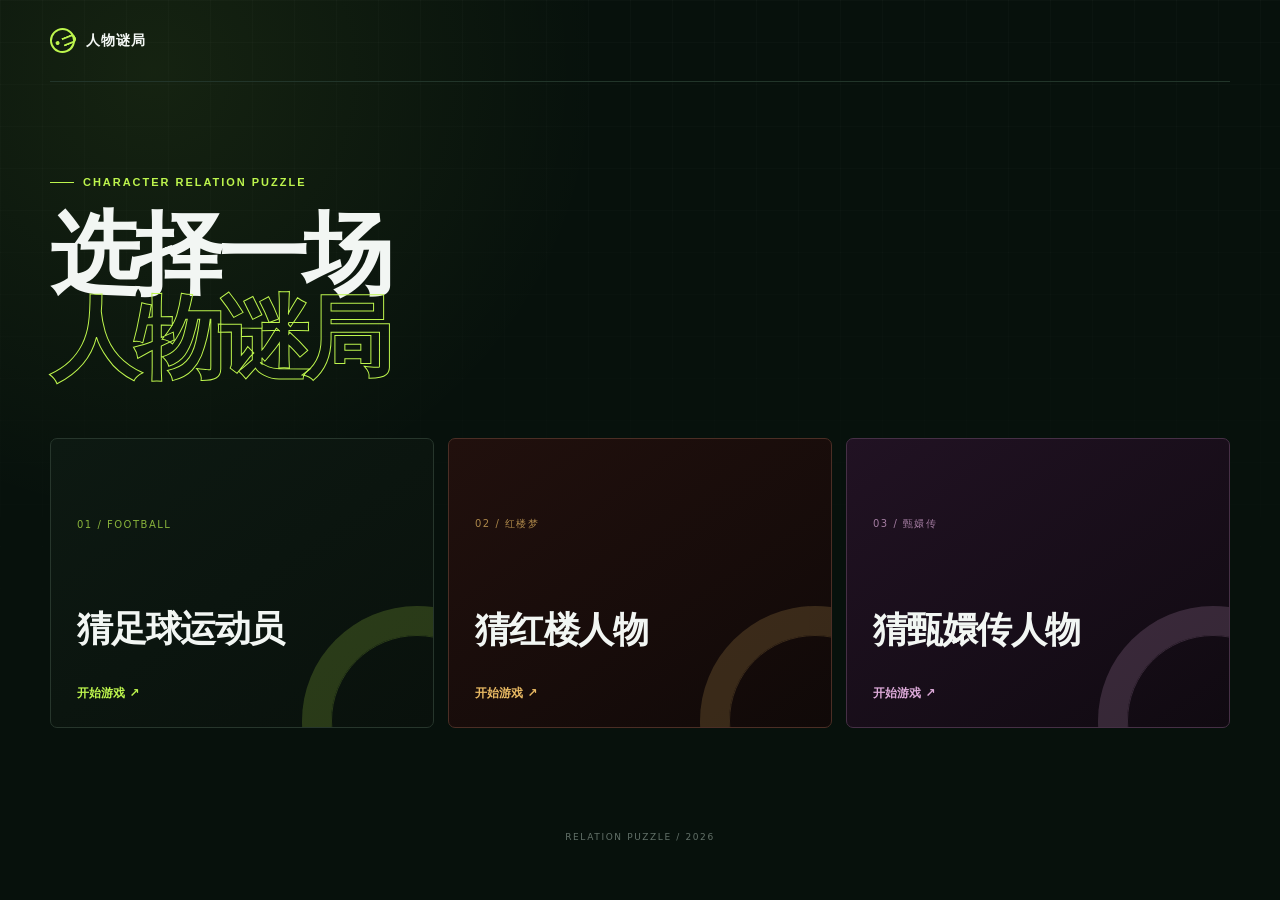
<file: index.html>
<!doctype html>
<html lang="zh-CN">
  <head>
    <meta charset="UTF-8" />
    <meta name="viewport" content="width=device-width, initial-scale=1.0" />
    <meta name="theme-color" content="#07110c" />
    <meta name="description" content="足球、红楼梦与甄嬛传人物相似度猜谜。" />
    <meta property="og:title" content="人物谜局｜猜人物" />
    <meta property="og:description" content="选择一个世界，只看相似度，沿着人物关系找到答案。" />
    <meta property="og:type" content="website" />
    <meta property="og:image" content="https://football-player-guess-1cbb5.zhouyujhh185255.chatgpt.site/og-preview.png?v=14" />
    <meta name="twitter:card" content="summary_large_image" />
    <title>人物谜局｜猜人物</title>
    <link rel="stylesheet" href="./styles.css?v=16" />
  </head>
  <body data-game="home">
    <div class="ambient" aria-hidden="true"></div>

    <header class="site-header">
      <button class="back-button" id="backBtn" type="button" hidden aria-label="返回主页">←</button>
      <a class="brand" id="brandBtn" href="#" aria-label="人物谜局主页">
        <span class="brand-orbit" aria-hidden="true"><i></i></span>
        <span id="brandText">人物谜局</span>
      </a>
      <nav class="header-actions" id="gameActions" aria-label="页面操作" hidden>
        <button class="quiet-button" id="howToPlayBtn" type="button">玩法</button>
        <button class="settings-button" id="settingsBtn" type="button" aria-label="设置">
          <svg viewBox="0 0 24 24" aria-hidden="true"><path d="M12 8.2a3.8 3.8 0 1 0 0 7.6 3.8 3.8 0 0 0 0-7.6Z"/><path d="m19.1 13.7 1.2 1.5-2 3.4-1.9-.3c-.5.4-1 .7-1.6.9l-.7 1.8h-4l-.7-1.8c-.6-.2-1.1-.5-1.6-.9l-1.9.3-2-3.4 1.2-1.5a7 7 0 0 1 0-1.8l-1.2-1.5 2-3.4 1.9.3c.5-.4 1-.7 1.6-.9l.7-1.8h4l.7 1.8c.6.2 1.1.5 1.6.9l1.9-.3 2 3.4-1.2 1.5a7 7 0 0 1 0 1.8Z"/></svg>
          <span id="settingsLabel">设置</span>
        </button>
      </nav>
    </header>

    <main>
      <section class="home-view" id="homeView">
        <div class="home-hero">
          <p class="eyebrow"><span></span> CHARACTER RELATION PUZZLE</p>
          <h1>选择一场<br><em>人物谜局</em></h1>
        </div>
        <div class="game-grid" aria-label="选择游戏">
          <button class="game-card football-card" type="button" data-game-select="football">
            <span class="card-index">01 / FOOTBALL</span>
            <strong>猜足球运动员</strong>
            <i>开始游戏 ↗</i>
          </button>
          <button class="game-card honglou-card" type="button" data-game-select="honglou">
            <span class="card-index">02 / 红楼梦</span>
            <strong>猜红楼人物</strong>
            <i>开始游戏 ↗</i>
          </button>
          <button class="game-card zhenhuan-card" type="button" data-game-select="zhenhuan">
            <span class="card-index">03 / 甄嬛传</span>
            <strong>猜甄嬛传人物</strong>
            <i>开始游戏 ↗</i>
          </button>
        </div>
      </section>

      <section class="game-view" id="gameView" hidden>
        <section class="hero" aria-labelledby="pageTitle">
          <p class="eyebrow"><span></span><b id="gameEyebrow">RELATION RADAR</b></p>
          <h1 id="pageTitle">猜球星</h1>
          <div class="game-stats" aria-label="本局数据">
            <div><strong class="stat-value" id="attemptCount">0</strong><span class="stat-label" id="attemptLabel">已猜次数</span></div>
            <span class="stat-divider"></span>
            <div><strong class="stat-value" id="bestScore">—</strong><span class="stat-label" id="bestLabel">最高相似</span></div>
          </div>
        </section>

        <section class="game-panel" aria-label="猜人物游戏">
          <div class="panel-topline">
            <span><i class="live-dot"></i><span id="roundStatus">等待第一次猜测</span></span>
            <button class="surrender-button" id="revealBtn" type="button" disabled></button>
          </div>

          <div class="search-block">
            <label for="playerInput" id="searchLabel">输入球员中文名</label>
            <div class="search-wrap">
              <span class="search-icon" aria-hidden="true">
                <svg viewBox="0 0 24 24"><circle cx="10.8" cy="10.8" r="6.5"/><path d="m16 16 4.2 4.2"/></svg>
              </span>
              <input id="playerInput" type="search" autocomplete="off" />
              <button id="guessBtn" type="button"><span id="guessLabel">猜测</span><b>↗</b></button>
            </div>
          </div>

          <div class="result-area">
            <article class="reveal-card" id="victoryCard" hidden></article>
            <div class="empty-state" id="emptyState">
              <div class="signal" aria-hidden="true"><span></span><i></i><b></b></div>
              <h2 id="emptyTitle">从一个熟悉的名字开始</h2>
            </div>
            <div class="guess-list" id="guessList" aria-live="polite"></div>
          </div>
        </section>
      </section>
    </main>

    <footer><span>RELATION PUZZLE / 2026</span></footer>

    <dialog id="howToDialog">
      <button class="dialog-close" id="closeHowToBtn" type="button" aria-label="关闭">×</button>
      <span class="dialog-kicker">HOW TO PLAY</span>
      <h2 id="howTitle"></h2>
      <p id="howCopy"></p>
      <div class="rule-list" id="ruleList"></div>
      <button class="dialog-primary" id="startBtn" type="button">开始挑战</button>
    </dialog>

    <dialog id="settingsDialog" class="settings-dialog">
      <button class="dialog-close" id="closeSettingsBtn" type="button" aria-label="关闭">×</button>
      <span class="dialog-kicker">SETTINGS</span>
      <h2 id="settingsTitle">语言设置</h2>
      <p id="settingsCopy">语言只影响足球游戏，切换后输入规则、提示与人物介绍会同步更新。</p>
      <div class="language-options" role="group" aria-label="语言">
        <button type="button" data-lang="zh">简体中文</button>
        <button type="button" data-lang="en">English</button>
      </div>
    </dialog>

    <div class="toast" id="toast" role="status" aria-live="polite"></div>
    <script src="./players-data.js?v=16"></script>
    <script src="./story-data.js?v=16"></script>
    <script src="./app.js?v=16" defer></script>
  </body>
</html>
</file>
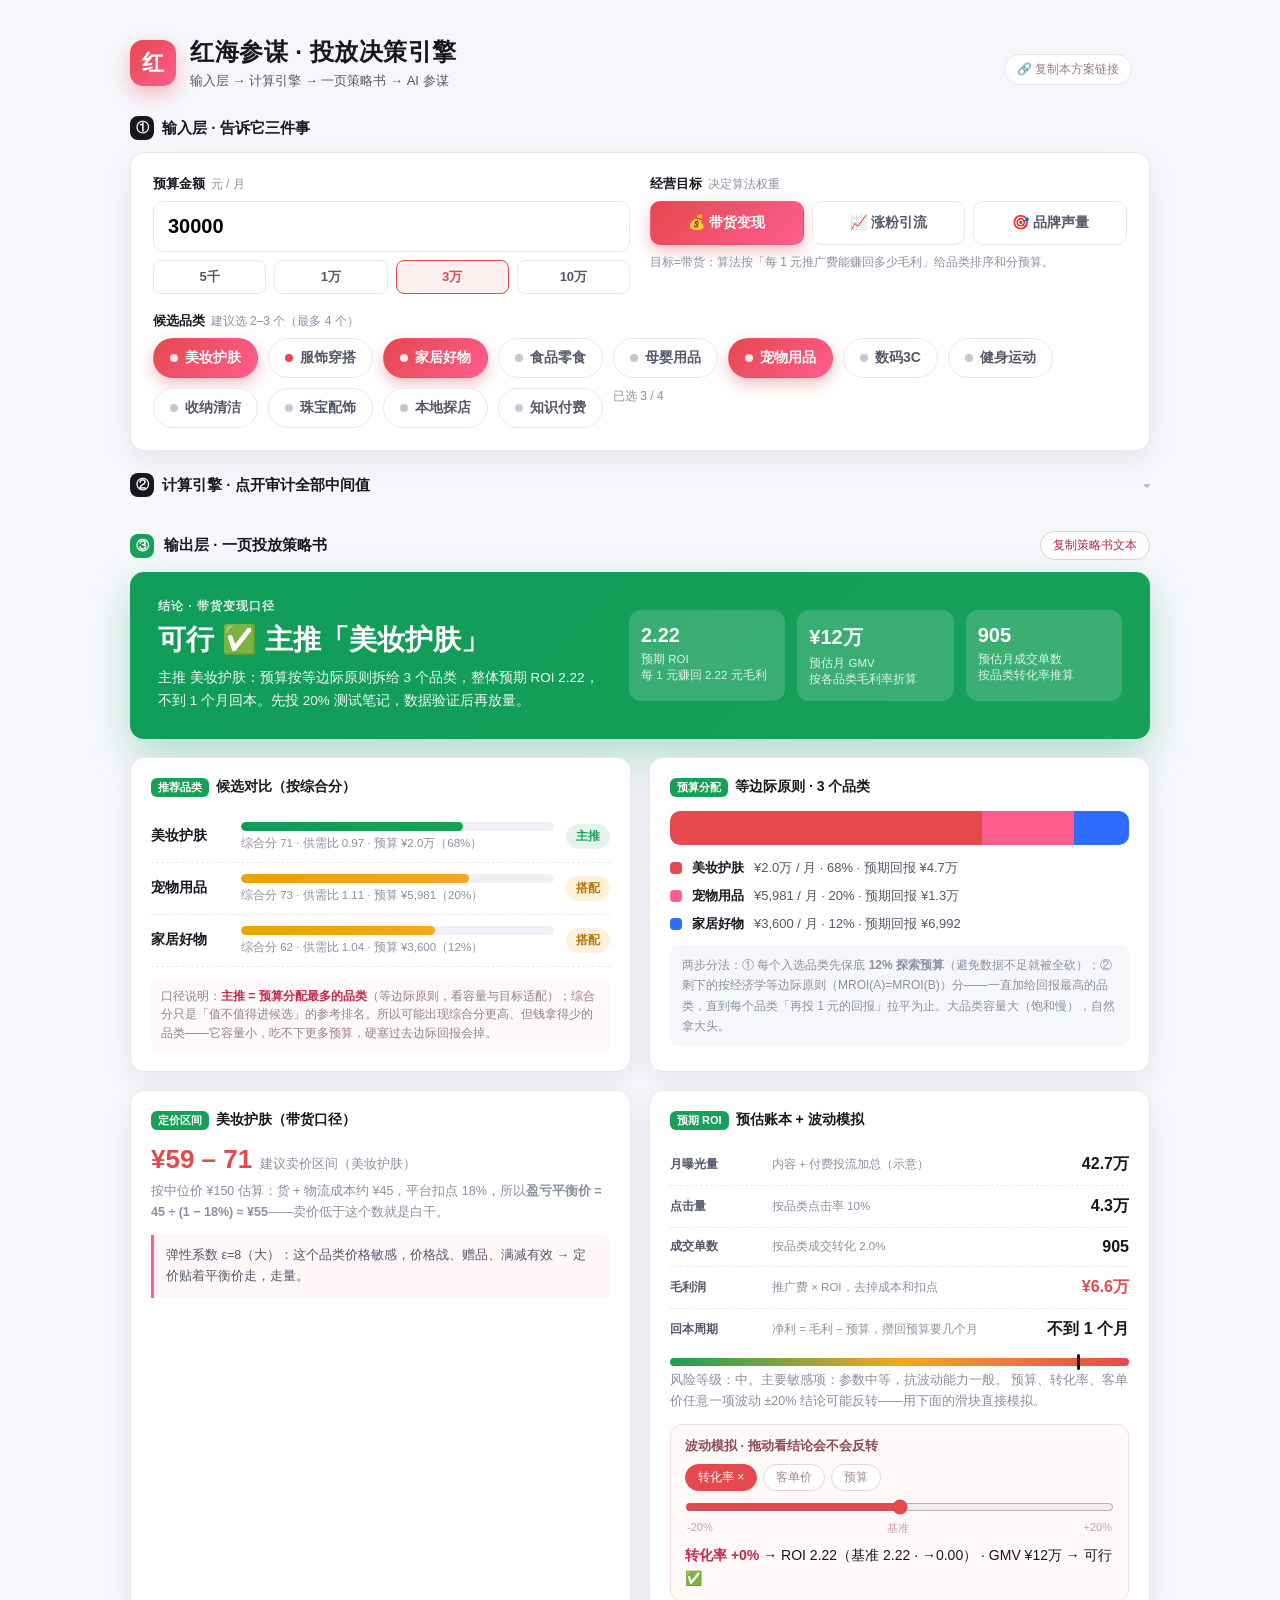
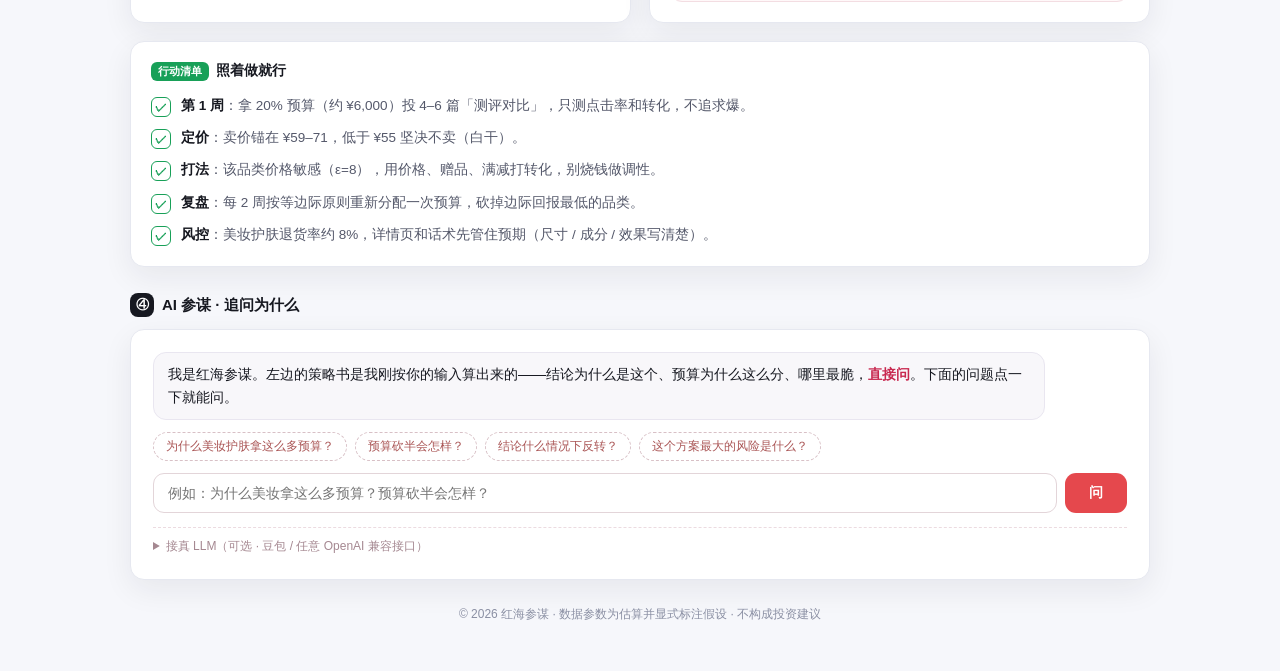
<file: honghai.html>
<!DOCTYPE html>
<html lang="zh-CN">
<head>
<meta charset="UTF-8" />
<meta name="viewport" content="width=device-width, initial-scale=1.0" />
<title>红海参谋 · 投放决策引擎</title>
<meta name="description" content="输入预算、目标、候选品类，计算引擎跑等边际分配与定价模型，输出一页投放策略书，还能追问 AI 参谋为什么。" />
<style>
/* ===== 红海参谋 · 投放决策引擎 ===== */
:root {
  --bg: #f6f7fb;
  --card: #ffffff;
  --ink: #161820;
  --ink-2: #54586a;
  --ink-3: #8a8fa3;
  --line: #e6e8f0;
  --red: #e5484d;
  --pink: #ff5d8f;
  --green: #18a058;
  --gold: #f5a623;
  --blue: #2f6bff;
  --radius: 14px;
  --shadow: 0 10px 30px rgba(23,25,40,.07);
  --font: -apple-system, BlinkMacSystemFont, "PingFang SC", "Microsoft YaHei",
    "Segoe UI", Roboto, Helvetica, Arial, sans-serif;
}

* { box-sizing: border-box; margin: 0; padding: 0; }
body {
  font-family: var(--font); color: var(--ink); background: var(--bg);
  min-height: 100vh; -webkit-font-smoothing: antialiased;
}
.page { max-width: 1060px; margin: 0 auto; padding: 36px 20px 48px; }

/* ---- 头部 ---- */
.page-head { margin-bottom: 26px; position: relative; }
.brand-row { display: flex; align-items: center; gap: 14px; }
.brand-mark {
  width: 46px; height: 46px; display: grid; place-items: center; flex: none;
  background: linear-gradient(135deg, var(--red), var(--pink));
  color: #fff; font-weight: 800; font-size: 22px;
  border-radius: 13px; box-shadow: 0 8px 20px rgba(229,72,77,.35);
}
.brand-txt h1 { font-size: 24px; font-weight: 800; letter-spacing: .5px; }
.brand-txt p { margin-top: 4px; color: var(--ink-2); font-size: 13px; }

/* ---- 分区 ---- */
.sec { margin-bottom: 22px; }
.sec-title {
  display: flex; align-items: center; gap: 8px;
  font-size: 15px; font-weight: 800; margin-bottom: 12px;
}
.sec-no {
  width: 24px; height: 24px; display: grid; place-items: center; flex: none;
  background: var(--ink); color: #fff; border-radius: 8px; font-size: 13px;
}
.sec-out .sec-no { background: var(--green); }

.card {
  background: var(--card); border: 1px solid var(--line);
  border-radius: var(--radius); box-shadow: var(--shadow); padding: 22px;
}

/* ---- 输入层 ---- */
.inp-row { display: grid; grid-template-columns: 1fr 1fr; gap: 20px; margin-bottom: 18px; }
.inp-field { display: flex; flex-direction: column; gap: 8px; }
.inp-field > label { font-size: 13px; font-weight: 800; }
.inp-field > label em { font-style: normal; color: var(--ink-3); font-weight: 400; font-size: 12px; margin-left: 2px; }

.inp-budget input {
  width: 100%; padding: 13px 14px;
  border: 1.5px solid var(--line); border-radius: 10px;
  font-size: 20px; font-weight: 800; font-family: inherit;
  font-variant-numeric: tabular-nums;
}
.inp-budget input:focus { outline: none; border-color: var(--red); box-shadow: 0 0 0 3px rgba(229,72,77,.12); }

.presets { display: flex; gap: 8px; }
.preset {
  flex: 1; border: 1px solid var(--line); background: #fff; border-radius: 8px;
  padding: 7px 0; font-size: 13px; font-weight: 700; font-family: inherit;
  color: var(--ink-2); cursor: pointer; transition: all .15s;
}
.preset:hover { border-color: var(--red); color: var(--red); }
.preset.on { background: rgba(229,72,77,.08); border-color: var(--red); color: var(--red); }

.seg { display: grid; grid-template-columns: repeat(3, 1fr); gap: 8px; }
.seg-btn {
  border: 1.5px solid var(--line); background: #fff; border-radius: 10px;
  padding: 12px 4px; font-size: 14px; font-weight: 700; font-family: inherit;
  color: var(--ink-2); cursor: pointer; transition: all .15s; white-space: nowrap;
}
.seg-btn:hover { border-color: var(--red); }
.seg-btn.on {
  background: linear-gradient(135deg, var(--red), var(--pink));
  border-color: transparent; color: #fff;
  box-shadow: 0 6px 16px rgba(229,72,77,.35);
}
.inp-note { font-size: 12px; color: var(--ink-3); line-height: 1.6; }

.chip-grid { display: flex; flex-wrap: wrap; gap: 10px; }
.chip {
  border: 1.5px solid var(--line); background: #fff; border-radius: 999px;
  padding: 10px 16px; font-size: 14px; font-weight: 700; font-family: inherit;
  color: var(--ink-2); cursor: pointer; transition: all .15s;
  display: inline-flex; align-items: center; gap: 7px;
}
.chip .dot { width: 8px; height: 8px; border-radius: 50%; background: #c3c8d4; flex: none; }
.chip[data-red="1"] .dot { background: var(--red); }
.chip:hover { border-color: var(--red); }
.chip.on {
  background: linear-gradient(135deg, var(--red), var(--pink));
  border-color: transparent; color: #fff;
  box-shadow: 0 6px 16px rgba(229,72,77,.35);
}
.chip.on .dot { background: rgba(255,255,255,.85); }
.chip-count { font-size: 12px; color: var(--ink-3); }

* ---- 输出层 ---- */
.out-empty {
  background: #fff; border: 1.5px dashed var(--line); border-radius: var(--radius);
  padding: 40px 20px; text-align: center; color: var(--ink-3); font-size: 14px;
}

.out-verdict {
  border-radius: var(--radius); padding: 26px 28px; color: #fff;
  background: linear-gradient(135deg, #d63a3f, #ff5d8f);
  box-shadow: 0 16px 40px rgba(224,72,80,.35);
  display: flex; flex-wrap: wrap; gap: 18px; align-items: center;
}
.out-verdict.v-ok { background: linear-gradient(135deg, #0f9d58, #18a058); box-shadow: 0 16px 40px rgba(18,160,88,.3); }
.out-verdict.v-mid { background: linear-gradient(135deg, #e8a400, #f5a623); color: #3a2500; box-shadow: 0 16px 40px rgba(245,166,35,.3); }
.v-main { flex: 1 1 300px; min-width: 240px; }
.v-kicker { font-size: 12px; opacity: .85; font-weight: 700; letter-spacing: 1px; }
.v-head { font-size: 28px; font-weight: 800; margin: 6px 0 8px; }
.v-why { font-size: 13.5px; line-height: 1.7; opacity: .95; }
.v-stats { display: flex; gap: 12px; flex: 1 1 340px; }
.v-stat {
  flex: 1; background: rgba(255,255,255,.16); backdrop-filter: blur(4px);
  border-radius: 12px; padding: 14px 12px; min-width: 96px;
}
.v-stat .n { font-size: 20px; font-weight: 800; font-variant-numeric: tabular-nums; }
.v-stat .l { font-size: 11.5px; opacity: .85; margin-top: 4px; line-height: 1.4; }

.out-grid { display: grid; grid-template-columns: 1fr 1fr; gap: 18px; margin-top: 18px; }
.out-card {
  background: var(--card); border: 1px solid var(--line);
  border-radius: var(--radius); box-shadow: var(--shadow); padding: 20px;
}
.out-card h3 {
  font-size: 14px; font-weight: 800; margin-bottom: 14px;
  display: flex; align-items: center; gap: 7px;
}
.out-card h3 .tagmini {
  font-size: 11px; color: #fff; background: var(--green); border-radius: 6px; padding: 2px 7px;
}
.out-card.wide { grid-column: 1 / -1; }

/* 品类对比行 */
.cmp-row {
  display: flex; align-items: center; gap: 12px;
  padding: 11px 0; border-bottom: 1px dashed var(--line);
}
.cmp-row:last-child { border-bottom: none; }
.cmp-name { width: 78px; flex: none; font-weight: 800; font-size: 14px; }
.cmp-bar-wrap { flex: 1; display: flex; flex-direction: column; gap: 5px; min-width: 0; }
.cmp-bar { height: 9px; border-radius: 99px; background: #eef0f5; overflow: hidden; }
.cmp-bar i { display: block; height: 100%; border-radius: 99px; background: linear-gradient(90deg, var(--red), var(--pink)); }
.cmp-bar i.g { background: linear-gradient(90deg, #0f9d58, #18a058); }
.cmp-bar i.m { background: linear-gradient(90deg, #e8a400, #f5a623); }
.cmp-sub { font-size: 11.5px; color: var(--ink-3); }
.cmp-tag { flex: none; font-size: 12px; font-weight: 800; padding: 4px 10px; border-radius: 999px; }
.cmp-tag.g { color: var(--green); background: rgba(24,160,88,.12); }
.cmp-tag.m { color: #b97908; background: rgba(245,166,35,.16); }
.cmp-tag.r { color: var(--red); background: rgba(229,72,77,.12); }

/* 预算分配 */
.alloc-stack { display: flex; height: 34px; border-radius: 10px; overflow: hidden; margin-bottom: 14px; }
.alloc-stack i { height: 100%; transition: width .3s; }
.alloc-legend { display: flex; flex-direction: column; gap: 10px; }
.alloc-row { display: flex; align-items: center; gap: 10px; font-size: 13px; }
.alloc-swatch { width: 12px; height: 12px; border-radius: 4px; flex: none; }
.alloc-row b { font-weight: 800; }
.alloc-row .amtc { color: var(--ink-2); font-variant-numeric: tabular-nums; }
.alloc-why { margin-top: 12px; font-size: 12px; color: var(--ink-3); line-height: 1.7; background: #f6f7fb; border-radius: 8px; padding: 10px 12px; }

/* 定价 / 转化 */
.price-box { display: flex; align-items: baseline; gap: 8px; margin-bottom: 6px; }
.price-box .p { font-size: 26px; font-weight: 800; color: var(--red); font-variant-numeric: tabular-nums; }
.price-box .p-behind { font-size: 13px; color: var(--ink-3); }
.plain { font-size: 12.5px; color: var(--ink-3); line-height: 1.7; }
.kv { display: flex; justify-content: space-between; gap: 10px; padding: 8px 0; border-bottom: 1px dashed var(--line); font-size: 13.5px; }
.kv:last-child { border-bottom: none; }
.kv .k { color: var(--ink-2); }
.kv .v { font-weight: 800; font-variant-numeric: tabular-nums; }
.kv .v em { font-style: normal; font-weight: 400; color: var(--ink-3); font-size: 11.5px; margin-left: 4px; }
.epsilon {
  margin-top: 12px; border-left: 3px solid var(--pink); background: #fff6f7;
  padding: 10px 12px; border-radius: 0 8px 8px 0; font-size: 12.5px; line-height: 1.7; color: var(--ink-2);
}
.epsilon b { color: var(--red); }

/* 账本 */
.funnel { display: flex; flex-direction: column; gap: 0; }
.fstep { display: grid; grid-template-columns: 92px 1fr auto; gap: 10px; align-items: center; padding: 10px 0; border-bottom: 1px dashed var(--line); }
.fstep:last-child { border-bottom: none; }
.fstep .fn { font-size: 12px; font-weight: 700; color: var(--ink-2); }
.fstep .fd { font-size: 11.5px; color: var(--ink-3); line-height: 1.5; }
.fstep .fv { font-size: 16px; font-weight: 800; font-variant-numeric: tabular-nums; white-space: nowrap; }
.fstep.hl .fv { color: var(--red); }

/* 行动清单 */
.todo { list-style: none; display: grid; gap: 10px; }
.todo li {
  display: flex; gap: 10px; font-size: 13.5px; line-height: 1.65; color: var(--ink-2);
}
.todo .ck {
  width: 20px; height: 20px; flex: none; margin-top: 2px;
  border: 1.5px solid var(--green); border-radius: 6px;
  display: grid; place-items: center; color: var(--green); font-weight: 800; font-size: 12px;
}
.todo b { color: var(--ink); }

/* 敏感性 */
.sens-bar { height: 8px; border-radius: 99px; background: linear-gradient(90deg, #18a058, #f5a623, #e5484d); margin: 8px 0 4px; position: relative; }
.sens-bar .pin { position: absolute; top: -4px; width: 3px; height: 16px; background: var(--ink); border-radius: 2px; }

.page-foot { margin-top: 26px; text-align: center; font-size: 12px; color: var(--ink-3); }

/* ---- 响应式 ---- */
@media (max-width: 860px) {
  .inp-row { grid-template-columns: 1fr; }
  .out-grid { grid-template-columns: 1fr; }
  .v-stats { flex-wrap: wrap; }
  .brand-txt h1 { font-size: 20px; }
}
@media (max-width: 520px) {
  .seg { grid-template-columns: 1fr; }
  .v-head { font-size: 22px; }
  .fstep { grid-template-columns: 78px 1fr auto; }
}
/* ===== ② 计算引擎（可展开审计） ===== */
.sec-engine { margin-bottom: 22px; }
.sec-engine summary { list-style: none; cursor: pointer; }
.sec-engine summary::-webkit-details-marker { display: none; }
.sec-engine summary::after { content: '▾'; margin-left: auto; color: #c9a9b1; font-size: 14px; transition: transform .2s; }
.sec-engine[open] summary::after { transform: rotate(180deg); }
.sec-engine[open] summary { margin-bottom: 14px; }
.eng-mods { display: grid; grid-template-columns: repeat(auto-fit, minmax(200px, 1fr)); gap: 8px; margin-bottom: 6px; }
.eng-mod { padding: 10px 12px; background: #faf5f7; border-radius: 10px; border: 1px solid #f0e2e6; }
.eng-mod b { display: block; font-size: 13px; margin-bottom: 3px; }
.eng-mod span { font-size: 12px; color: #95808a; }
.eng-h { font-size: 13px; margin: 16px 0 8px; color: #7a5f68; }
.db-wrap { overflow-x: auto; border-radius: 10px; border: 1px solid #f0e2e6; }
table.db { width: 100%; border-collapse: collapse; font-size: 12px; background: #fff; }
table.db th, table.db td { padding: 7px 10px; border-bottom: 1px solid #f4e9ec; text-align: right; white-space: nowrap; }
table.db th:first-child, table.db td:first-child { text-align: left; font-weight: 600; }
table.db th { color: #8a6b74; background: #faf5f7; position: sticky; top: 0; }
table.db tr:last-child td { border-bottom: 0; }
.trace-line { font-size: 13px; padding: 7px 10px; border-left: 3px solid #f3d9dd; background: #fdf8f9; margin-bottom: 6px; border-radius: 0 8px 8px 0; line-height: 1.55; }
.trace-line b { color: #c8284f; }

/* ===== ③ 输出层新增 ===== */
.sec-out .sec-title { display: flex; align-items: center; gap: 10px; }
.mini-btn { margin-left: auto; font-size: 12px; padding: 5px 12px; border: 1px solid #e8ccd2; background: #fff; color: #b02840; border-radius: 999px; cursor: pointer; white-space: nowrap; }
.mini-btn:hover { background: #fff0f2; border-color: #d8a8b3; }
.head-link { position: absolute; top: 18px; right: 18px; font-size: 12px; padding: 6px 12px; border: 1px solid #eee0e4; background: #fff; color: #9a7d85; border-radius: 999px; cursor: pointer; white-space: nowrap; }
.head-link:hover { color: #c8284f; border-color: #e0b8c0; }
.cmp-note { margin-top: 12px; font-size: 12px; color: #9a7d85; line-height: 1.55; background: #fdf8f9; padding: 8px 10px; border-radius: 8px; }
.cmp-note b { color: #c8284f; }
.sim { margin-top: 12px; padding: 12px 14px; background: #fff8f9; border: 1px solid #f3dde2; border-radius: 12px; }
.sim-head { font-size: 13px; font-weight: 700; margin-bottom: 9px; color: #8a4a58; }
.sim-dims { display: flex; gap: 6px; margin-bottom: 8px; }
.sim-dims button { font-size: 12px; padding: 4px 12px; border-radius: 999px; border: 1px solid #e8d3d8; background: #fff; color: #a58891; cursor: pointer; }
.sim-dims button.on { background: #e5484d; color: #fff; border-color: #e5484d; }
.sim input[type=range] { width: 100%; accent-color: #e5484d; }
.sim-scale { display: flex; justify-content: space-between; font-size: 11px; color: #c9a2ab; margin: 2px 2px 8px; }
.sim-out { font-size: 14px; line-height: 1.6; }
.sim-out b { color: #c8284f; }
.sim-out .flip { display: inline-block; margin-left: 8px; padding: 2px 9px; background: #fff; border: 1px solid #e5484d; color: #e5484d; border-radius: 999px; font-size: 12px; font-weight: 700; font-style: normal; animation: flipPulse 1s infinite alternate; }
@keyframes flipPulse { from { opacity: .6; } to { opacity: 1; } }

/* ===== ④ AI 参谋 ===== */
.sec-ask { margin-top: 26px; }
.ask-card { display: block; }
.chat-log { min-height: 40px; max-height: 320px; overflow-y: auto; display: flex; flex-direction: column; gap: 10px; margin-bottom: 12px; padding-right: 4px; }
.msg { max-width: 92%; padding: 10px 14px; border-radius: 13px; font-size: 14px; line-height: 1.65; }
.msg.user { align-self: flex-end; background: #fff0f2; border: 1px solid #ffdfe4; }
.msg.ai { align-self: flex-start; background: #f8f7fa; border: 1px solid #e9e6f0; }
.msg.ai b { color: #c8284f; }
.msg.ai i.think { color: #a58891; font-style: italic; }
.msg.ai .src { display: block; margin-top: 6px; font-size: 11px; color: #b3a0a6; }
.chat-sug { display: flex; flex-wrap: wrap; gap: 8px; margin-bottom: 12px; }
.chat-sug button { font-size: 12px; padding: 5px 12px; border-radius: 999px; background: #fff; border: 1px dashed #d8c0c6; color: #a55; cursor: pointer; }
.chat-sug button:hover { border-color: #e5484d; color: #e5484d; border-style: solid; }
.chat-bar { display: flex; gap: 8px; }
.chat-bar input { flex: 1; padding: 11px 14px; border: 1px solid #e3d5d9; border-radius: 11px; font-size: 14px; outline: none; }
.chat-bar input:focus { border-color: #e5484d; }
.chat-bar button { padding: 0 24px; background: #e5484d; color: #fff; border: 0; border-radius: 11px; font-weight: 700; font-size: 14px; cursor: pointer; }
.chat-bar button:hover { background: #d13a3f; }
.llm-set { margin-top: 14px; border-top: 1px dashed #ecdbe0; padding-top: 10px; }
.llm-set summary { font-size: 12px; color: #a58891; cursor: pointer; margin-bottom: 2px; }
.llm-form label { display: block; font-size: 12px; color: #7a5f68; margin: 10px 0 2px; }
.llm-form em { font-style: normal; color: #bda6ad; margin-left: 4px; }
.llm-form input { display: block; width: 100%; box-sizing: border-box; margin-top: 5px; padding: 9px 11px; border: 1px solid #e3d5d9; border-radius: 9px; font-size: 13px; }
.llm-form button { margin-top: 12px; padding: 8px 18px; background: #3b2f34; color: #fff; border: 0; border-radius: 9px; cursor: pointer; font-size: 13px; }
.llm-note { font-size: 11px; color: #b09a9f; margin-top: 10px; line-height: 1.6; }

/* ===== toast ===== */
#toast { position: fixed; left: 50%; bottom: 30px; transform: translate(-50%, 20px); background: #2b2024; color: #fff; padding: 10px 22px; border-radius: 999px; font-size: 13px; opacity: 0; pointer-events: none; transition: all .25s; z-index: 99; box-shadow: 0 6px 24px rgba(0,0,0,.18); }
#toast.show { opacity: 1; transform: translate(-50%, 0); }

@media (max-width: 560px) {
  .head-link { position: static; margin-top: 10px; }
  .page-head { position: static; }
}

</style>
</head>
<body>

<main class="page">
  <header class="page-head">
    <div class="brand-row">
      <div class="brand-mark">红</div>
      <div class="brand-txt">
        <h1>红海参谋 · 投放决策引擎</h1>
        <p>输入层 → 计算引擎 → 一页策略书 → AI 参谋</p>
      </div>
    </div>
    <button type="button" id="shareBtn" class="head-link">🔗 复制本方案链接</button>
  </header>

  <!-- ① 输入层 -->
  <section class="sec sec-input">
    <div class="sec-title"><span class="sec-no">①</span> 输入层 · 告诉它三件事</div>
    <div class="card">

      <div class="inp-row">
        <div class="inp-field inp-budget">
          <label>预算金额 <em>元 / 月</em></label>
          <input type="number" id="f_budget" min="1000" step="1000" value="30000" inputmode="numeric" />
          <div class="presets">
            <button type="button" class="preset" data-v="5000">5千</button>
            <button type="button" class="preset" data-v="10000">1万</button>
            <button type="button" class="preset on" data-v="30000">3万</button>
            <button type="button" class="preset" data-v="100000">10万</button>
          </div>
        </div>

        <div class="inp-field">
          <label>经营目标 <em>决定算法权重</em></label>
          <div class="seg" id="goalSeg">
            <button type="button" class="seg-btn on" data-goal="sell">💰 带货变现</button>
            <button type="button" class="seg-btn" data-goal="fans">📈 涨粉引流</button>
            <button type="button" class="seg-btn" data-goal="brand">🎯 品牌声量</button>
          </div>
          <p class="inp-note" id="goalNote">目标=带货：算法按「每 1 元推广能赚回多少毛利」排序。</p>
        </div>
      </div>

      <div class="inp-field">
        <label>候选品类 <em>建议选 2–3 个（最多 4 个）</em></label>
        <div class="chip-grid" id="catGrid"></div>
      </div>

    </div>
  </section>

  <!-- ② 计算引擎（可展开审计） -->
  <details class="sec sec-engine" id="engineBox">
    <summary class="sec-title"><span class="sec-no">②</span> 计算引擎 · 点开审计全部中间值</summary>
    <div class="card">
      <div class="eng-mods">
        <div class="eng-mod"><b>需求弹性评估</b><span>供需比 heat/comp + 价格敏感度 ε</span></div>
        <div class="eng-mod"><b>定价引擎</b><span>盈亏平衡价 = 成本 ÷ (1−扣点)</span></div>
        <div class="eng-mod"><b>等边际预算分配</b><span>MROI(A)=MROI(B)，二分解 λ</span></div>
        <div class="eng-mod"><b>ROI 回本预测</b><span>回报积分 cap·q·ln(1+b/cap)</span></div>
      </div>
      <h4 class="eng-h">品类数据库 · 12 类（示意估算值）</h4>
      <div class="db-wrap"><table class="db" id="dbTable"></table></div>
      <h4 class="eng-h">本轮计算过程（实时）</h4>
      <div id="calcTrace"></div>
    </div>
  </details>

  <!-- ③ 输出层 -->
  <section class="sec sec-out">
    <div class="sec-title"><span class="sec-no">③</span> 输出层 · 一页投放策略书<button type="button" id="copyBtn" class="mini-btn">复制策略书文本</button></div>
    <div id="output"></div>
  </section>

  <!-- ④ AI 参谋 -->
  <section class="sec sec-ask">
    <div class="sec-title"><span class="sec-no">④</span> AI 参谋 · 追问为什么</div>
    <div class="card ask-card">
      <div class="chat-log" id="chatLog"></div>
      <div class="chat-sug" id="chatSug"></div>
      <div class="chat-bar">
        <input type="text" id="chatInput" placeholder="例如：为什么美妆拿这么多预算？预算砍半会怎样？" />
        <button type="button" id="chatSend">问</button>
      </div>
      <details class="llm-set" id="llmSet">
        <summary>接真 LLM（可选 · 豆包 / 任意 OpenAI 兼容接口）</summary>
        <div class="llm-form">
          <label>接口地址<em>OpenAI 兼容 /chat/completions</em><input type="text" id="llmUrl" placeholder="https://ark.cn-beijing.volces.com/api/v3/chat/completions" /></label>
          <label>API Key<input type="password" id="llmKey" placeholder="未填则用本地解读引擎" /></label>
          <label>模型<input type="text" id="llmModel" placeholder="如 doubao-1.5-pro-32k" /></label>
          <button type="button" id="llmSave">保存配置</button>
          <p class="llm-note">Key 只存在你浏览器 localStorage，不经过任何服务器。未配置时由本地规则引擎作答（同样实时引用计算引擎的数字）。浏览器直连若遇跨域/鉴权失败，自动回退本地引擎。</p>
        </div>
      </details>
    </div>
  </section>

  <footer class="page-foot">
    © 2026 红海参谋 · 数据参数为估算并显式标注假设 · 不构成投资建议
  </footer>
</main>

<div id="toast"></div>
<script>
/* ===== 红海参谋 · 计算引擎 + AI 参谋 =====
 * 内置品类数据库（12 类，示意估算值，均已显式标注）
 * 算法：需求弹性 / 盈亏平衡定价 / 等边际预算分配（边际收益递减）/ ROI 回本预测
 * 交互：波动模拟 / URL 状态分享 / 策略书导出 / AI 参谋问答（本地规则引擎，可选接真 LLM）
 */
(function () {
  'use strict';

  /* ---------- 品类数据库（示意估算值） ---------- */
  var DB = [
    // q = 基准投放边际回报（每 1 元推广费的毛利，示意）；cap = 品类投放容量（月，示意）
    { name: '美妆护肤', heat: 9.5, comp: 9.8, sat: 9.5, q: 2.2, cap: 120000, price: 150, margin: 0.60, costRatio: 0.30, fee: 0.18, ctr: 0.10, cvr: 0.020, er: 0.045, follow: 0.006, sens: 8, ret: 0.08, form: '测评对比、前后对比图、成分党长文', fits: { sell: 9, fans: 7, brand: 9 } },
    { name: '服饰穿搭', heat: 9.0, comp: 9.6, sat: 9.2, q: 1.8, cap: 100000, price: 150, margin: 0.55, costRatio: 0.38, fee: 0.12, ctr: 0.09, cvr: 0.018, er: 0.050, follow: 0.008, sens: 9, ret: 0.18, form: '穿搭合集、一衣多穿、身材适配指南', fits: { sell: 8, fans: 9, brand: 8 } },
    { name: '家居好物', heat: 8.5, comp: 8.2, sat: 8.4, q: 2.0, cap: 60000, price: 100, margin: 0.50, costRatio: 0.45, fee: 0.10, ctr: 0.08, cvr: 0.025, er: 0.040, follow: 0.005, sens: 6, ret: 0.05, form: '场景改造、好物清单、租房神器', fits: { sell: 8, fans: 7, brand: 6 } },
    { name: '食品零食', heat: 8.8, comp: 8.5, sat: 8.6, q: 2.4, cap: 80000, price: 50, margin: 0.45, costRatio: 0.50, fee: 0.08, ctr: 0.09, cvr: 0.035, er: 0.050, follow: 0.005, sens: 7, ret: 0.03, form: '试吃测评、办公室零食、囤货清单', fits: { sell: 9, fans: 6, brand: 6 } },
    { name: '母婴用品', heat: 7.5, comp: 7.8, sat: 7.6, q: 2.1, cap: 50000, price: 150, margin: 0.48, costRatio: 0.47, fee: 0.10, ctr: 0.08, cvr: 0.030, er: 0.040, follow: 0.005, sens: 5, ret: 0.06, form: '真实使用记录、月龄清单、避坑指南', fits: { sell: 8, fans: 6, brand: 7 } },
    { name: '宠物用品', heat: 8.2, comp: 7.4, sat: 7.8, q: 2.3, cap: 40000, price: 100, margin: 0.52, costRatio: 0.42, fee: 0.10, ctr: 0.09, cvr: 0.028, er: 0.055, follow: 0.009, sens: 6, ret: 0.04, form: '萌宠日常、好物开箱、养宠攻略', fits: { sell: 8, fans: 9, brand: 7 } },
    { name: '数码3C',   heat: 7.0, comp: 7.2, sat: 7.0, q: 1.5, cap: 40000, price: 800, margin: 0.20, costRatio: 0.72, fee: 0.06, ctr: 0.06, cvr: 0.015, er: 0.030, follow: 0.004, sens: 4, ret: 0.04, form: '硬核测评、对比横评、使用教程', fits: { sell: 6, fans: 7, brand: 8 } },
    { name: '健身运动', heat: 7.8, comp: 7.5, sat: 7.7, q: 1.9, cap: 30000, price: 200, margin: 0.50, costRatio: 0.44, fee: 0.10, ctr: 0.07, cvr: 0.022, er: 0.045, follow: 0.007, sens: 5, ret: 0.07, form: '跟练教程、器械测评、身材记录', fits: { sell: 7, fans: 8, brand: 7 } },
    { name: '收纳清洁', heat: 7.0, comp: 7.0, sat: 7.2, q: 1.7, cap: 25000, price: 60, margin: 0.45, costRatio: 0.50, fee: 0.10, ctr: 0.07, cvr: 0.030, er: 0.040, follow: 0.004, sens: 7, ret: 0.03, form: 'Before/After、收纳动线、清单合集', fits: { sell: 8, fans: 5, brand: 4 } },
    { name: '珠宝配饰', heat: 6.5, comp: 6.8, sat: 6.6, q: 1.6, cap: 30000, price: 400, margin: 0.65, costRatio: 0.28, fee: 0.10, ctr: 0.06, cvr: 0.012, er: 0.035, follow: 0.005, sens: 3, ret: 0.05, form: '上身效果、工艺科普、礼物清单', fits: { sell: 6, fans: 6, brand: 9 } },
    { name: '本地探店', heat: 8.6, comp: 8.0, sat: 8.2, q: 2.0, cap: 20000, price: 200, margin: 0.70, costRatio: 0.24, fee: 0.05, ctr: 0.10, cvr: 0.040, er: 0.060, follow: 0.008, sens: 6, ret: 0.02, form: '探店vlog、避雷清单、城市攻略', fits: { sell: 7, fans: 8, brand: 8 } },
    { name: '知识付费', heat: 7.2, comp: 6.5, sat: 6.8, q: 2.8, cap: 15000, price: 300, margin: 0.85, costRatio: 0.12, fee: 0.06, ctr: 0.05, cvr: 0.008, er: 0.030, follow: 0.006, sens: 2, ret: 0.01, form: '干货长文、案例拆解、免费资料引流', fits: { sell: 7, fans: 8, brand: 6 } }
  ];

  var GOAL_NOTE = {
    sell: '目标=带货：算法按「每 1 元推广费能赚回多少毛利」给品类排序和分预算。',
    fans: '目标=引流：算法按「每 1 元推广费能带来多少有效粉丝」排序（每粉估值 ¥2.2，示意）。',
    brand: '目标=品牌：算法按「每 1 元推广费能买到多少有效声量」排序（千次曝光估值 ¥20，示意）。'
  };
  var ALLOC_COLORS = ['#e5484d', '#ff5d8f', '#2f6bff', '#18a058'];

  /* ---------- 状态 ---------- */
  var state = { budget: 30000, goal: 'sell', cats: ['美妆护肤', '家居好物', '宠物用品'] };
  var simState = { dim: 'cvr', pct: 0 };
  var SIM_DIMS = [
    { k: 'cvr', n: '转化率' },
    { k: 'price', n: '客单价' },
    { k: 'budget', n: '预算' }
  ];

  /* ---------- 工具 ---------- */
  function $(id) { return document.getElementById(id); }
  function clamp(x, lo, hi) { return Math.max(lo, Math.min(hi, x)); }
  function fmtWan(x) {
    if (!isFinite(x)) return '—';
    if (Math.abs(x) >= 100000000) return (x / 100000000).toFixed(2) + '亿';
    if (Math.abs(x) >= 10000) return (x / 10000).toFixed(x >= 100000 ? 0 : 1) + '万';
    return Math.round(x).toLocaleString();
  }
  function fmtNum(x) {
    if (!isFinite(x)) return '—';
    if (x >= 10000) return (x / 10000).toFixed(1) + '万';
    return Math.round(x).toLocaleString();
  }
  function esc(s) { return String(s).replace(/&/g, '&amp;').replace(/</g, '&lt;').replace(/>/g, '&gt;'); }
  function toast(msg) {
    var t = $('toast');
    if (!t) return;
    t.textContent = msg;
    t.classList.add('show');
    clearTimeout(toast._h);
    toast._h = setTimeout(function () { t.classList.remove('show'); }, 1800);
  }
  function copyText(txt, okMsg) {
    function fallback() {
      var ta = document.createElement('textarea');
      ta.value = txt; ta.style.position = 'fixed'; ta.style.opacity = '0';
      document.body.appendChild(ta); ta.select();
      try { document.execCommand('copy'); toast(okMsg); } catch (e) { toast('复制失败，手动选择文本吧'); }
      document.body.removeChild(ta);
    }
    if (navigator.clipboard && navigator.clipboard.writeText) {
      navigator.clipboard.writeText(txt).then(function () { toast(okMsg); }, fallback);
    } else fallback();
  }

  /* ---------- 计算引擎 ---------- */
  function byName(n) { for (var i = 0; i < DB.length; i++) if (DB[i].name === n) return DB[i]; return null; }

  // 按目标调整后的边际回报 q
  function goalQ(cat, goal) {
    var fit = goal === 'sell' ? cat.fits.sell : goal === 'fans' ? cat.fits.fans : cat.fits.brand;
    var mult = goal === 'sell' ? 1 : goal === 'fans' ? 0.9 : 0.8;
    return cat.q * mult * (fit / 8);
  }

  // 等边际分配：解 MROI_i(b_i) = q_i / (1 + b_i/cap_i) = λ，Σb_i = budget
  // 每个入选品类先保底 12%「探索预算」（避免数据不足就全砍），其余按等边际原则分
  // 回报积分：value_i = cap_i · q_i · ln(1 + b_i/cap_i)
  function allocate(list, budget, qfn) {
    var qs = list.map(function (c) { return qfn(c); });
    var caps = list.map(function (c) { return c.cap; });
    var n = list.length;
    if (n === 0) return { rows: [], lambda: 0 };
    var floor = n > 1 ? budget * 0.12 : 0;   // 探索保底
    var rest = budget - floor * n;           // 等边际待分部分
    var bs = list.map(function () { return floor; });
    if (n === 1 || rest <= 0) {
      bs = list.map(function () { return budget / n; });
    } else {
      var qmax = Math.max.apply(null, qs);
      var lo = 1e-9, hi = qmax * 1.000001;
      for (var it = 0; it < 80; it++) {
        var lam = (lo + hi) / 2, s = 0;
        for (var i = 0; i < n; i++) s += Math.max(0, caps[i] * (qs[i] / lam - 1));
        if (s > rest) lo = lam; else hi = lam;
      }
      var lamF = (lo + hi) / 2;
      var extras = qs.map(function (q, i) { return Math.max(0, caps[i] * (q / lamF - 1)); });
      var sum = extras.reduce(function (a, b) { return a + b; }, 0);
      if (sum > 0) {
        var k = rest / sum;
        extras = extras.map(function (x) { return x * k; });
      } else { extras[0] = rest; }
      bs = bs.map(function (b, i) { return b + extras[i]; });
    }
    var rows = list.map(function (c, i) {
      var b = bs[i], q = qs[i];
      var value = c.cap * q * Math.log(1 + b / c.cap);
      return { cat: c, q: q, b: b, value: value };
    }).filter(function (r) { return r.b > 0.5; });
    var lam_ = 0;
    rows.forEach(function (r) { lam_ = Math.max(lam_, r.q / (1 + r.b / r.cat.cap)); });
    return { rows: rows, lambda: lam_ };
  }

  // opts: { goal, budgetBias, cvrBias, priceBias } —— 波动模拟 / 反事实问答共用
  function compute(opts) {
    opts = opts || {};
    var budget = Math.max(100, parseFloat($('f_budget').value) || 0);
    if (opts.budgetBias) budget = Math.max(100, budget * (1 + opts.budgetBias));
    var goal = opts.goal || state.goal;
    var cvrB = opts.cvrBias || 0, prB = opts.priceBias || 0;
    var list = state.cats.map(byName).filter(Boolean);
    if (!list.length || budget < 100) return null;

    var qfn = function (c) {
      var q = goalQ(c, goal);
      var m = 1;
      if (cvrB) m *= (1 + cvrB);                                // 转化率全线波动 → 回报同步
      if (prB) m *= (1 + prB * (1 - c.sens / 12));              // 客单价波动，按弹性 ε 折损需求
      return q * m;
    };
    var alloc = allocate(list, budget, qfn);
    var rows = alloc.rows;
    var totalValue = rows.reduce(function (a, r) { return a + r.value; }, 0);
    var totalB = rows.reduce(function (a, r) { return a + r.b; }, 0);
    var roi = totalB > 0 ? totalValue / totalB : 0;
    var pf = 1 + prB, cf = 1 + cvrB;

    // 每个品类综合评分（0-100，示意）
    rows.forEach(function (r) {
      var SR = r.cat.heat / r.cat.comp;
      var srScore = clamp((SR - 0.85) * 2.22, 0, 1) * 100;
      var fit = goal === 'sell' ? r.cat.fits.sell : goal === 'fans' ? r.cat.fits.fans : r.cat.fits.brand;
      var fitScore = fit * 10;
      var qScore = clamp((r.q - 1.2) / 1.4, 0, 1) * 100;
      r.score = Math.round(0.3 * srScore + 0.3 * qScore + 0.4 * fitScore);
      r.SR = SR;
      r.fit = fit;
    });
    rows.sort(function (a, b) { return b.b - a.b; });
    // 主推 = 分到预算最多的品类（和分配结果一致，避免口径打架）
    var top = rows[0];

    // 目标口径的产出
    var out = { goal: goal, budget: budget, rows: rows, top: top, roi: roi, lambda: alloc.lambda };
    if (goal === 'sell') {
      out.gmv = rows.reduce(function (a, r) { return a + r.value / r.cat.margin; }, 0);
      out.orders = rows.reduce(function (a, r) { return a + (r.value / r.cat.margin) / (r.cat.price * pf); }, 0);
      out.expo = rows.reduce(function (a, r) {
        var orders = (r.value / r.cat.margin) / (r.cat.price * pf);
        return a + orders / (r.cat.cvr * cf * r.cat.ctr);
      }, 0);
    } else if (goal === 'fans') {
      out.fans = totalValue / 2.2;
      out.expo = rows.reduce(function (a, r) { return a + (r.value / 2.2) / r.cat.follow; }, 0);
    } else {
      out.expo = totalValue / 0.02;
      out.eng = out.expo * (top.cat.er);
    }
    // 回本周期（带货口径）
    if (goal === 'sell' && roi > 1.05) {
      var months = 1 / (roi - 1);
      out.payback = months <= 12 ? (months < 1 ? '不到 1 个月' : '约 ' + (Math.round(months * 10) / 10) + ' 个月') : '超过 12 个月';
    } else if (goal === 'sell') {
      out.payback = roi > 0.95 ? '勉强打平，不赚不赔' : '回不了本';
    } else {
      out.payback = goal === 'fans'
        ? '涨粉 ' + fmtNum(out.fans) + ' / 月（按每粉 ¥2.2 折算价值）'
        : '获得 ' + fmtNum(out.expo) + ' 曝光 / 月（按千次 ¥20 折算价值）';
    }
    // 风险等级
    var risk = 0;
    rows.forEach(function (r) { risk += r.cat.comp * 3 + r.cat.sat * 3 + r.cat.ret * 40 * (r.b / totalB); });
    risk = risk / rows.length + (1 - top.cat.margin) * 12;
    out.risk = risk >= 70 ? '高' : risk >= 50 ? '中' : '低';
    // 定价（带货 & 主推品类）
    if (goal === 'sell') {
      var c = top.cat;
      var cost = c.price * c.costRatio * pf;
      var bep = cost / (1 - c.fee);
      out.pricing = {
        cat: c, cost: cost, bep: bep,
        lo: bep * (c.sens >= 7 ? 1.08 : 1.15),
        hi: bep * (c.sens >= 7 ? 1.30 : 1.45)
      };
    }
    return out;
  }

  /* ---------- 渲染 ---------- */
  function vClass(roi, goal) {
    if (goal !== 'sell') return roi >= 0.7 ? 'v-ok' : 'v-mid';
    if (roi >= 1.3) return 'v-ok';
    if (roi >= 1.0) return 'v-mid';
    return '';
  }
  function shortVerdict(roi, goal) {
    if (goal !== 'sell') return roi >= 0.7 ? '可行 ✅' : '谨慎 ⚠️';
    if (roi >= 1.3) return '可行 ✅';
    if (roi >= 1.0) return '谨慎 ⚠️';
    return '不可行 ✋';
  }
  function verdictText(o) {
    var t = o.top.cat.name;
    if (o.goal === 'sell') {
      if (o.roi >= 1.3) return '主推 ' + t + '：预算按等边际原则拆给 ' + o.rows.length + ' 个品类，整体预期 ROI ' + o.roi.toFixed(2) + '，' + o.payback + '回本。先投 20% 测试笔记，数据验证后再放量。';
      if (o.roi >= 1.0) return '能做但很紧：预期 ROI 仅 ' + o.roi.toFixed(2) + '（' + o.payback + '）。建议先砍到 2 个品类、用自然流量测内容，ROI 跑过 1.3 再加预算。';
      return '按当前参数别投：整体预期 ROI 只有 ' + o.roi.toFixed(2) + '（' + o.payback + '）。换候选品类、提高客单价或降低获客成本后再来算一次。';
    }
    if (o.goal === 'fans') return '主攻 ' + t + '：预计月涨粉 ' + fmtNum(o.fans) + '，涨粉成本约 ¥' + (2.2).toFixed(1) + '/粉（示意估值）。内容形式优先 ' + t + ' 的 ' + o.top.cat.form.split('、')[0] + '。';
    return '主攻 ' + t + '：预计月曝光 ' + fmtNum(o.expo) + '，有效声量成本约 ¥20/千次曝光（示意估值）。品牌词卡位建议同步做搜索笔记。';
  }
  function headText(o) {
    if (o.goal === 'sell') return o.roi >= 1.3 ? '可行 ✅ 主推「' + o.top.cat.name + '」' : o.roi >= 1.0 ? '谨慎 ⚠️ 勉强能做' : '不可行 ✋ 别投';
    return o.roi >= 0.7 ? '可行 ✅ 主攻「' + o.top.cat.name + '」' : '谨慎 ⚠️ 效率偏低';
  }
  function renderVerdict(o) {
    var s1, s2, s3;
    if (o.goal === 'sell') {
      s1 = { n: o.roi.toFixed(2), l: '预期 ROI<br>每 1 元赚回 ' + o.roi.toFixed(2) + ' 元毛利' };
      s2 = { n: '¥' + fmtWan(o.gmv), l: '预估月 GMV<br>按各品类毛利率折算' };
      s3 = { n: fmtNum(o.orders), l: '预估月成交单数<br>按品类转化率推算' };
    } else if (o.goal === 'fans') {
      s1 = { n: fmtNum(o.fans), l: '预估月涨粉<br>按品类关注转化率' };
      s2 = { n: '¥2.2/粉', l: '单粉成本<br>示意估值' };
      s3 = { n: fmtNum(o.expo), l: '预估月曝光<br>涨粉的上游流量' };
    } else {
      s1 = { n: fmtNum(o.expo), l: '预估月曝光<br>声量的基本盘' };
      s2 = { n: '¥20/千次', l: '千次曝光成本<br>示意估值' };
      s3 = { n: o.risk, l: '声量波动风险<br>高=内容易沉' };
    }
    return '<div class="out-verdict ' + vClass(o.roi, o.goal) + '">' +
      '<div class="v-main">' +
      '<div class="v-kicker">结论 · ' + (o.goal === 'sell' ? '带货变现' : o.goal === 'fans' ? '涨粉引流' : '品牌声量') + '口径</div>' +
      '<div class="v-head">' + esc(headText(o)) + '</div>' +
      '<div class="v-why">' + esc(verdictText(o)) + '</div>' +
      '</div><div class="v-stats">' +
      [s1, s2, s3].map(function (s) {
        return '<div class="v-stat"><div class="n">' + s.n + '</div><div class="l">' + s.l + '</div></div>';
      }).join('') +
      '</div></div>';
  }
  function renderCompare(o) {
    var h = o.rows.map(function (r, i) {
      var cls = i === 0 ? 'g' : r.score >= 55 ? 'm' : 'r';
      var tag = i === 0 ? '主推' : r.score >= 55 ? '搭配' : '不建议重仓';
      return '<div class="cmp-row">' +
        '<div class="cmp-name">' + esc(r.cat.name) + '</div>' +
        '<div class="cmp-bar-wrap"><div class="cmp-bar"><i class="' + cls + '" style="width:' + clamp(r.score, 4, 100) + '%"></i></div>' +
        '<div class="cmp-sub">综合分 ' + r.score + ' · 供需比 ' + r.SR.toFixed(2) + ' · 预算 ¥' + fmtWan(r.b) + '（' + Math.round(r.b / o.budget * 100) + '%）</div></div>' +
        '<div class="cmp-tag ' + cls + '">' + tag + '</div></div>';
    }).join('');
    h += '<p class="cmp-note">口径说明：<b>主推 = 预算分配最多的品类</b>（等边际原则，看容量与目标适配）；综合分只是「值不值得进候选」的参考排名。所以可能出现综合分更高、但钱拿得少的品类——它容量小，吃不下更多预算，硬塞过去边际回报会掉。</p>';
    return h;
  }
  function renderAlloc(o) {
    var stack = o.rows.map(function (r, i) {
      return '<i style="width:' + (r.b / o.budget * 100) + '%;background:' + ALLOC_COLORS[i % 4] + '" title="' + esc(r.cat.name) + '"></i>';
    }).join('');
    var legend = o.rows.map(function (r, i) {
      return '<div class="alloc-row">' +
        '<span class="alloc-swatch" style="background:' + ALLOC_COLORS[i % 4] + '"></span>' +
        '<b>' + esc(r.cat.name) + '</b><span class="amtc">¥' + fmtWan(r.b) + ' / 月 · ' + Math.round(r.b / o.budget * 100) + '% · 预期回报 ¥' + fmtWan(r.value) + '</span></div>';
    }).join('');
    return '<div class="alloc-stack">' + stack + '</div>' +
      '<div class="alloc-legend">' + legend + '</div>' +
      '<div class="alloc-why">两步分法：① 每个入选品类先保底 <b>12% 探索预算</b>（避免数据不足就被全砍）；② 剩下的按经济学等边际原则（MROI(A)=MROI(B)）分——一直加给回报最高的品类，直到每个品类「再投 1 元的回报」拉平为止。大品类容量大（饱和慢），自然拿大头。</div>';
  }
  function renderPricing(o) {
    var p = o.pricing, c = p.cat;
    var sensTip = c.sens >= 7
      ? '弹性系数 ε=' + c.sens + '（大）：这个品类价格敏感，价格战、赠品、满减有效 → 定价贴着平衡价走，走量。'
      : c.sens >= 4
        ? '弹性系数 ε=' + c.sens + '（中）：性价比和差异化内容并行，定价取中间档。'
        : '弹性系数 ε=' + c.sens + '（小）：用户不差钱、差信任 → 别拼价格，拼内容、专业度和信任，定价可以到区间上限。';
    return '<div class="price-box"><span class="p">¥' + (Math.round(p.lo)) + ' – ' + (Math.round(p.hi)) + '</span><span class="p-behind">建议卖价区间（' + c.name + '）</span></div>' +
      '<div class="plain">按中位价 ¥' + c.price + ' 估算：货 + 物流成本约 ¥' + Math.round(p.cost) + '，平台扣点 ' + Math.round(c.fee * 100) + '%，所以<b>盈亏平衡价 = ' + Math.round(p.cost) + ' ÷ (1 − ' + Math.round(c.fee * 100) + '%) ≈ ¥' + Math.round(p.bep) + '</b>——卖价低于这个数就是白干。</div>' +
      '<div class="epsilon">' + sensTip + '</div>';
  }
  function renderBenchmark(o) {
    var rows = [];
    if (o.goal === 'fans') {
      rows.push(['预估月涨粉', fmtNum(o.fans), '按品类关注转化率推算']);
      rows.push(['单粉成本', '¥' + (o.budget / Math.max(1, o.fans)).toFixed(1), '示意优秀线：低于 ¥3/粉算优秀']);
      rows.push(['总涨粉价值', '¥' + fmtWan(o.fans * 2.2), '每粉按 ¥2.2 折算（示意）']);
    } else {
      rows.push(['预估月曝光', fmtNum(o.expo), '内容 + 付费投流加总（示意）']);
      rows.push(['千次曝光成本', '¥' + (o.budget / Math.max(1, o.expo) * 1000).toFixed(0), '行业区间 ¥15–35（示意）']);
      rows.push(['总声量价值', '¥' + fmtWan(o.expo * 0.02), '按千次 ¥20 折算（示意）']);
    }
    rows.push(['测试期预算', '¥' + fmtWan(o.budget * 0.2) + '（20%）', '先测内容再放量，别一把梭']);
    return rows.map(function (r) {
      return '<div class="kv"><span class="k">' + r[0] + '</span><span class="v">' + r[1] + '<em>' + r[2] + '</em></span></div>';
    }).join('');
  }
  function renderFunnel(o) {
    var rows = [];
    if (o.goal === 'sell') {
      rows.push(['月曝光量', fmtNum(o.expo), '内容 + 付费投流加总（示意）']);
      rows.push(['点击量', fmtNum(o.expo * o.top.cat.ctr), '按品类点击率 ' + (o.top.cat.ctr * 100).toFixed(0) + '%']);
      rows.push(['成交单数', fmtNum(o.orders), '按品类成交转化 ' + (o.top.cat.cvr * 100).toFixed(1) + '%']);
      rows.push(['毛利润', '¥' + fmtWan(o.rows.reduce(function (a, r) { return a + r.value; }, 0)), '推广费 × ROI，去掉成本和扣点', true]);
      rows.push(['回本周期', esc(o.payback), '净利 = 毛利 − 预算，攒回预算要几个月']);
    } else if (o.goal === 'fans') {
      rows.push(['月曝光量', fmtNum(o.expo), '内容 + 付费投流加总（示意）']);
      rows.push(['月涨粉', fmtNum(o.fans), '按品类关注转化率 ' + (o.top.cat.follow * 100).toFixed(1) + '%']);
      rows.push(['涨粉成本', '¥2.2/粉', '示意估值：低于 3 元算优秀']);
      rows.push(['粉丝价值折算', '¥' + fmtWan(o.fans * 2.2), '每粉按 ¥2.2 折算（示意）', true]);
    } else {
      rows.push(['月曝光量', fmtNum(o.expo), '内容 + 付费投流加总（示意）']);
      rows.push(['月互动量', fmtNum(o.eng || o.expo * 0.045), '按品类互动率推算']);
      rows.push(['千次曝光成本', '¥20', '示意估值：信息流普遍 ¥15–35']);
      rows.push(['声量价值折算', '¥' + fmtWan(o.expo * 0.02), '按千次 ¥20 折算（示意）', true]);
    }
    return '<div class="funnel">' + rows.map(function (r) {
      return '<div class="fstep' + (r[3] ? ' hl' : '') + '"><span class="fn">' + r[0] + '</span><span class="fd">' + r[2] + '</span><span class="fv">' + r[1] + '</span></div>';
    }).join('') + '</div>';
  }
  function renderTodo(o) {
    var top = o.top.cat;
    var items = [];
    items.push('<b>第 1 周</b>：拿 20% 预算（约 ¥' + fmtWan(o.budget * 0.2) + '）投 4–6 篇「' + esc(top.form.split('、')[0]) + '」，只测点击率和转化，不追求爆。');
    if (o.goal === 'sell') {
      var p = o.pricing;
      items.push('<b>定价</b>：卖价锚在 ¥' + Math.round(p.lo) + '–' + Math.round(p.hi) + '，低于 ¥' + Math.round(p.bep) + ' 坚决不卖（白干）。');
      items.push(top.sens >= 7
        ? '<b>打法</b>：该品类价格敏感（ε=' + top.sens + '），用价格、赠品、满减打转化，别烧钱做调性。'
        : '<b>打法</b>：该品类价格不敏感（ε=' + top.sens + '），把钱花在内容差异化和专业感上，定价取上限。');
    } else if (o.goal === 'fans') {
      items.push('<b>承接</b>：主页 3 件套（头像 / 昵称 / 简介）先改好，置顶 1 篇转化笔记，否则白涨。');
      items.push('<b>内容节奏</b>：' + esc(top.name) + '涨粉靠「' + esc(top.form.split('、')[0]) + '」，每周至少 3 篇，连续 4 周再判效果。');
    } else {
      items.push('<b>关键词卡位</b>：把品牌词 + 品类词埋进笔记标题和正文，搜索流量比推荐流量更留人。');
      items.push('<b>内容节奏</b>：声量靠「' + esc(top.form.split('、')[0]) + '」铺量，同一卖点换 3 种表达反复测。');
    }
    items.push('<b>复盘</b>：' + (o.rows.length > 1 ? '每 2 周按等边际原则重新分配一次预算，砍掉边际回报最低的品类。' : '每 2 周复算一次 ROI，连续 2 期 ROI<1 就降预算。'));
    items.push('<b>风控</b>：' + esc(top.name) + '退货率约 ' + Math.round(top.ret * 100) + '%，详情页和话术先管住预期（尺寸 / 成分 / 效果写清楚）。');
    return '<ul class="todo">' + items.map(function (t) {
      return '<li><span class="ck">✓</span><span>' + t + '</span></li>';
    }).join('') + '</ul>';
  }

  /* ---------- 波动模拟（敏感性分析 · 交互版） ---------- */
  function renderSens(o) {
    var pos = o.goal === 'sell' ? clamp((o.roi / 2.5) * 100, 3, 97) : clamp(o.risk === '低' ? 15 : o.risk === '中' ? 50 : 85, 3, 97);
    var label = o.goal === 'sell'
      ? ('风险等级：' + o.risk + '。主要敏感项：' + (o.risk === '高' ? '竞争强度和内容饱和度都高，转化稍掉 ROI 就破 1。' : '参数中等，抗波动能力一般。'))
      : ('内容易沉风险：' + o.risk + '（品类内容饱和度决定）。');
    var dims = SIM_DIMS.map(function (d) {
      return '<button type="button" data-d="' + d.k + '"' + (simState.dim === d.k ? ' class="on"' : '') + '>' + d.n + (d.k === 'cvr' ? ' ×' : '') + '</button>';
    }).join('');
    var h = '<div class="sens-bar"><span class="pin" style="left:' + pos + '%"></span></div>' +
      '<div class="plain">' + esc(label) + ' 预算、转化率、客单价任意一项波动 ±20% 结论可能反转——用下面的滑块直接模拟。</div>' +
      '<div class="sim">' +
      '<div class="sim-head">波动模拟 · 拖动看结论会不会反转</div>' +
      '<div class="sim-dims">' + dims + '</div>' +
      '<input type="range" id="simRange" min="-20" max="20" step="5" value="' + Math.round(simState.pct * 100) + '" />' +
      '<div class="sim-scale"><span>-20%</span><span>基准</span><span>+20%</span></div>' +
      '<div class="sim-out" id="simOut"></div>' +
      '</div>';
    return h;
  }
  function bindSim(base) {
    var range = $('simRange');
    if (!range) return;
    function dimName(k) { for (var i = 0; i < SIM_DIMS.length; i++) if (SIM_DIMS[i].k === k) return SIM_DIMS[i].n; return k; }
    function update() {
      var pct = (+range.value) / 100;
      simState.pct = pct;
      var opt = {};
      if (simState.dim === 'cvr') opt.cvrBias = pct;
      else if (simState.dim === 'price') opt.priceBias = pct;
      else opt.budgetBias = pct;
      var so = compute(opt);
      var el = $('simOut');
      if (!so) { el.innerHTML = '—'; return; }
      var label = so.goal === 'sell' ? 'ROI' : '投产比';
      var d = so.roi - base.roi;
      var arrow = d > 0.001 ? '↑' : d < -0.001 ? '↓' : '→';
      var pctTxt = Math.round(pct * 100);
      var flip = vClass(so.roi, so.goal) !== vClass(base.roi, base.goal);
      var extra = '';
      if (so.goal === 'sell') extra = ' · GMV ¥' + fmtWan(so.gmv);
      else if (so.goal === 'fans') extra = ' · 月涨粉 ' + fmtNum(so.fans);
      el.innerHTML = '<b>' + dimName(simState.dim) + (pctTxt >= 0 ? ' +' : ' ') + pctTxt + '%</b> → ' + label + ' ' +
        so.roi.toFixed(2) + '（基准 ' + base.roi.toFixed(2) + ' · ' + arrow + Math.abs(d).toFixed(2) + '）' + extra +
        ' → ' + shortVerdict(so.roi, so.goal) +
        (flip ? ' <em class="flip">结论反转！</em>' : '');
    }
    range.addEventListener('input', update);
    document.querySelectorAll('.sim-dims button').forEach(function (b) {
      b.addEventListener('click', function () {
        simState.dim = b.dataset.d;
        document.querySelectorAll('.sim-dims button').forEach(function (x) { x.classList.toggle('on', x === b); });
        range.value = 0;
        update();
      });
    });
    update();
  }

  /* ---------- 主渲染 ---------- */
  function render() {
    var o = compute();
    var out = $('output');
    if (!o) {
      out.innerHTML = '<div class="out-empty">选至少 1 个候选品类、填个正经预算（≥ ¥100），策略书马上出来。</div>';
      renderTrace(null);
      renderChatSug(null);
      updateURL();
      return;
    }
    var html = renderVerdict(o);
    html += '<div class="out-grid">';
    html += '<div class="out-card"><h3><span class="tagmini">推荐品类</span>候选对比（按综合分）</h3>' + renderCompare(o) + '</div>';
    html += '<div class="out-card"><h3><span class="tagmini">预算分配</span>等边际原则 · ' + o.rows.length + ' 个品类</h3>' + renderAlloc(o) + '</div>';
    if (o.goal === 'sell') {
      html += '<div class="out-card"><h3><span class="tagmini">定价区间</span>' + esc(o.top.cat.name) + '（带货口径）</h3>' + renderPricing(o) + '</div>';
    } else {
      html += '<div class="out-card"><h3><span class="tagmini">转化路径</span>' + (o.goal === 'fans' ? '涨粉成本账（引流口径）' : '声量成本账（品牌口径）') + '</h3>' + renderBenchmark(o) + '</div>';
    }
    html += '<div class="out-card"><h3><span class="tagmini">预期 ROI</span>预估账本 + 波动模拟</h3>' + renderFunnel(o) + renderSens(o) + '</div>';
    html += '<div class="out-card wide"><h3><span class="tagmini">行动清单</span>照着做就行</h3>' + renderTodo(o) + '</div>';
    html += '</div>';
    out.innerHTML = html;
    renderTrace(o);
    bindSim(o);
    renderChatSug(o);
    updateURL();
  }

  /* ---------- 计算过程透明化 ---------- */
  function renderTrace(o) {
    var el = $('calcTrace');
    if (!el) return;
    if (!o) { el.innerHTML = '等输入完整后这里会展示每一步中间值。'; return; }
    var lines = [];
    lines.push('<div class="trace-line">1) 目标口径：' + (o.goal === 'sell' ? '带货（每元推广的毛利回报）' : o.goal === 'fans' ? '引流（每元推广的涨粉回报）' : '品牌（每元推广的声量回报）') + '，月预算 ¥' + fmtWan(o.budget) + '</div>');
    o.rows.forEach(function (r, i) {
      lines.push('<div class="trace-line">2.' + (i + 1) + ') ' + esc(r.cat.name) + '：边际回报 q=<b>' + r.q.toFixed(2) + '</b>（基准 ' + r.cat.q + ' × 目标适配），容量 cap=¥' + fmtWan(r.cat.cap) + ' → 分到预算 ¥' + fmtWan(r.b) + '（' + Math.round(r.b / o.budget * 100) + '%）</div>');
    });
    lines.push('<div class="trace-line">3) 先给每个品类保底 12% 探索预算，其余按等边际解：λ = <b>' + (o.lambda || 0).toFixed(2) + '</b>（每个品类再投 1 元的回报已拉平）</div>');
    o.rows.forEach(function (r, i) {
      lines.push('<div class="trace-line">4.' + (i + 1) + ') ' + esc(r.cat.name) + ' 回报 = cap × q × ln(1 + b/cap) = ¥' + fmtWan(r.value) + '</div>');
    });
    lines.push('<div class="trace-line">5) 总回报 ¥' + fmtWan(o.rows.reduce(function (a, r) { return a + r.value; }, 0)) + ' ÷ 预算 ¥' + fmtWan(o.budget) + ' = <b>ROI ' + o.roi.toFixed(2) + '</b>' + (o.goal === 'sell' ? ' → ' + esc(o.payback) : '') + '</div>');
    el.innerHTML = lines.join('');
  }

  function renderDbTable() {
    if (!$('dbTable')) return;
    var h = '<tr><th>品类</th><th>需求热度</th><th>竞争强度</th><th>内容饱和</th><th>基准回报</th><th>月容量</th><th>中位价</th><th>毛利率</th><th>扣点</th><th>成交转化</th><th>退货率</th><th>价格敏感</th></tr>';
    DB.forEach(function (c) {
      h += '<tr><td>' + c.name + '</td><td>' + c.heat + '</td><td>' + c.comp + '</td><td>' + c.sat + '</td><td>' + c.q.toFixed(1) + '</td><td>¥' + fmtWan(c.cap) + '</td><td>¥' + c.price + '</td><td>' + Math.round(c.margin * 100) + '%</td><td>' + Math.round(c.fee * 100) + '%</td><td>' + (c.cvr * 100).toFixed(1) + '%</td><td>' + Math.round(c.ret * 100) + '%</td><td>ε=' + c.sens + '</td></tr>';
    });
    $('dbTable').innerHTML = h;
  }

  /* ---------- URL 状态（分享 / 刷新不丢） ---------- */
  function parseURL() {
    var p;
    try { p = new URLSearchParams(location.search); } catch (e) { return; }
    var b = parseInt(p.get('b'), 10);
    if (b >= 100 && b <= 10000000) state.budget = b;
    var g = p.get('g');
    if (g === 'sell' || g === 'fans' || g === 'brand') state.goal = g;
    var c = (p.get('c') || '').split(',').filter(function (n) { return !!n && byName(n); });
    if (c.length) state.cats = c.slice(0, 4);
  }
  function updateURL() {
    var q = '?b=' + Math.round(state.budget) + '&g=' + state.goal +
      '&c=' + state.cats.map(encodeURIComponent).join(',');
    try { history.replaceState(null, '', q); } catch (e) {}
  }
  function syncUIFromState() {
    $('f_budget').value = state.budget;
    var v = Math.round(state.budget);
    document.querySelectorAll('.preset').forEach(function (p) {
      p.classList.toggle('on', parseInt(p.dataset.v, 10) === v);
    });
    document.querySelectorAll('#goalSeg .seg-btn').forEach(function (b) {
      b.classList.toggle('on', b.dataset.goal === state.goal);
    });
    $('goalNote').textContent = GOAL_NOTE[state.goal];
  }

  /* ---------- 策略书导出 ---------- */
  function reportText(o) {
    var L = [];
    L.push('红海参谋 · 一页投放策略书');
    L.push('（数据为示意估算，不构成投资建议）');
    L.push('');
    L.push('【结论】' + headText(o));
    L.push(verdictText(o));
    L.push('');
    L.push('【输入】月预算 ¥' + fmtWan(o.budget) + ' · 目标：' + (o.goal === 'sell' ? '带货变现' : o.goal === 'fans' ? '涨粉引流' : '品牌声量') + ' · 候选：' + o.rows.map(function (r) { return r.cat.name; }).join('、'));
    L.push('');
    L.push('【品类对比与预算分配】（主推 = 预算分配最多，等边际原则）');
    o.rows.forEach(function (r, i) {
      L.push((i === 0 ? '★主推 ' : '  ') + r.cat.name + '：综合分 ' + r.score + ' · 预算 ¥' + fmtWan(r.b) + '（' + Math.round(r.b / o.budget * 100) + '%）· 预期回报 ¥' + fmtWan(r.value));
    });
    L.push('拉平后的边际回报 λ = ' + (o.lambda || 0).toFixed(2));
    L.push('');
    if (o.goal === 'sell' && o.pricing) {
      L.push('【定价（' + o.pricing.cat.name + '）】建议 ¥' + Math.round(o.pricing.lo) + '–' + Math.round(o.pricing.hi) + '，盈亏平衡价 ¥' + Math.round(o.pricing.bep) + '（低于即白干）');
      L.push('');
    }
    L.push('【预估账本】');
    L.push('ROI ' + o.roi.toFixed(2) + (o.goal === 'sell' ? ' · 预估月 GMV ¥' + fmtWan(o.gmv) + ' · ' + fmtNum(o.orders) + ' 单 · ' + o.payback : o.goal === 'fans' ? ' · 月涨粉 ' + fmtNum(o.fans) + '（¥2.2/粉 示意）' : ' · 月曝光 ' + fmtNum(o.expo) + '（¥20/千次 示意）'));
    L.push('风险等级：' + o.risk);
    L.push('');
    L.push('【行动清单】');
    L.push('1. 第 1 周拿 20% 预算（¥' + fmtWan(o.budget * 0.2) + '）投 4–6 篇「' + o.top.cat.form.split('、')[0] + '」测数据');
    if (o.goal === 'sell' && o.pricing) L.push('2. 卖价锚 ¥' + Math.round(o.pricing.lo) + '–' + Math.round(o.pricing.hi) + '，低于 ¥' + Math.round(o.pricing.bep) + ' 不卖');
    L.push('3. 每 2 周' + (o.rows.length > 1 ? '按等边际原则重分预算' : '复算 ROI') + '，砍掉回报最差的');
    L.push('4. ' + o.top.cat.name + '退货率约 ' + Math.round(o.top.cat.ret * 100) + '%，详情页管住预期');
    L.push('');
    L.push('分享链接：' + location.origin + location.pathname + '?b=' + Math.round(o.budget) + '&g=' + state.goal + '&c=' + state.cats.map(encodeURIComponent).join(','));
    return L.join('\n');
  }

  /* ---------- AI 参谋（本地规则引擎 + 可选真 LLM） ---------- */
  var LLM_KEY = 'honghai_llm_conf';
  function llmConf() {
    try { return JSON.parse(localStorage.getItem(LLM_KEY) || 'null'); } catch (e) { return null; }
  }
  function addMsg(role, html) {
    var log = $('chatLog');
    var d = document.createElement('div');
    d.className = 'msg ' + role;
    d.innerHTML = html;
    log.appendChild(d);
    log.scrollTop = log.scrollHeight;
    return d;
  }
  function renderChatSug(o) {
    var el = $('chatSug');
    if (!el) return;
    var sug;
    if (!o) sug = ['先选好品类和预算，再来问我'];
    else sug = [
      '为什么' + o.top.cat.name + '拿这么多预算？',
      '预算砍半会怎样？',
      '结论什么情况下反转？',
      '这个方案最大的风险是什么？'
    ];
    el.innerHTML = '';
    sug.forEach(function (s) {
      var b = document.createElement('button');
      b.type = 'button';
      b.textContent = s;
      b.addEventListener('click', function () { ask(s); });
      el.appendChild(b);
    });
  }

  function goalName(g) { return g === 'sell' ? '带货变现' : g === 'fans' ? '涨粉引流' : '品牌声量'; }

  // 反事实：预算变动后重算对比
  function ansBudget(o, f) {
    var so = compute({ budgetBias: f });
    if (!so) return '先检查输入再问我。';
    var label = o.goal === 'sell' ? 'ROI' : '投产比';
    var d = so.roi - o.roi;
    var cut = f < 0;
    var head = '重算完了：预算从 ¥' + fmtWan(o.budget) + (cut ? ' 砍到' : ' 加到') + ' ¥' + fmtWan(so.budget) +
      '，' + label + ' 从 ' + o.roi.toFixed(2) + ' 变 ' + so.roi.toFixed(2) +
      '（' + (d >= 0 ? '↑' : '↓') + Math.abs(d).toFixed(2) + '）。';
    var why = cut
      ? '为什么单位回报反而变高？边际递减在反向起作用——钱少了，都集中在回报最高的区间。但盘子也小了：'
      : '为什么单位回报在掉？多出来的预算只能吃品类的容量上限（边际递减），钱越多效率越摊薄：';
    var size = '';
    if (so.goal === 'sell') size = '预估月 GMV 从 ¥' + fmtWan(o.gmv) + ' 变 ¥' + fmtWan(so.gmv) + '、' + fmtNum(so.orders) + ' 单。';
    else if (so.goal === 'fans') size = '预估月涨粉从 ' + fmtNum(o.fans) + ' 变 ' + fmtNum(so.fans) + '。';
    else size = '预估月曝光从 ' + fmtNum(o.expo) + ' 变 ' + fmtNum(so.expo) + '。';
    return head + why + size + ' 模拟结论：' + shortVerdict(so.roi, so.goal) + '。主推仍是「' + so.top.cat.name + '」。';
  }
  function ansWhyAlloc(o) {
    var top = o.top.cat;
    var parts = o.rows.map(function (r) {
      return r.cat.name + '（q=' + r.q.toFixed(2) + '，容量 ¥' + fmtWan(r.cat.cap) + ' → 拿 ' + Math.round(r.b / o.budget * 100) + '%）';
    }).join('；');
    return '分钱不是拍脑袋，是<b>等边际原则</b>：一直把钱加给「再投 1 元回报最高」的品类，直到大家拉平为止。本轮拉平后的 λ=' + o.lambda.toFixed(2) + '——每个入选品类再投 1 元的回报都等于它。<br>' +
      '「' + top.name + '」拿大头（' + Math.round(top.b / o.budget * 100) + '%）的直接原因：<b>容量大（cap=¥' + fmtWan(top.cap) + '，饱和慢）</b>，且「' + goalName(o.goal) + '」适配度高（fit=' + top.fit + '/10）。<br>' +
      '明细：' + esc(parts) + '。<br>另外每个入选品类先保底 12% 探索预算——防止示意数据有偏差就一把全押。';
  }
  function ansFlip(o) {
    var s1 = compute({ cvrBias: -0.2 });
    var s2 = compute({ priceBias: -0.2 });
    var label = o.goal === 'sell' ? 'ROI' : '投产比';
    var h = '我把两个最脆的变量各压 -20% 重算了：<br>基准 ' + label + ' ' + o.roi.toFixed(2) + '（' + shortVerdict(o.roi, o.goal) + '）';
    if (s1) h += '；<b>转化率 -20% → ' + s1.roi.toFixed(2) + '（' + shortVerdict(s1.roi, s1.goal) + '）</b>';
    if (s2) h += '；<b>客单价 -20% → ' + s2.roi.toFixed(2) + '（' + shortVerdict(s2.roi, s2.goal) + '）</b>';
    h += '。';
    var flipped = (s1 && vClass(s1.roi, s1.goal) !== vClass(o.roi, o.goal)) || (s2 && vClass(s2.roi, s2.goal) !== vClass(o.roi, o.goal));
    h += flipped
      ? '有反转点——这就是本方案的命门：投放期盯紧 CTR/CVR 和实际成交价，掉两成结论就变。也可以直接用上面「波动模拟」滑块自己拖。'
      : '±20% 内结论稳，抗波动能力还行。想自己压测就用输出层的「波动模拟」滑块。';
    return h;
  }
  function ansRisk(o) {
    var top = o.top.cat;
    var worst = o.rows.reduce(function (a, r) { return (r.cat.comp + r.cat.sat) > (a.cat.comp + a.cat.sat) ? r : a; }, o.rows[0]);
    return '整体风险等级：<b>' + o.risk + '</b>。最大的雷是「' + worst.cat.name + '」——竞争强度 ' + worst.cat.comp + '/10、内容饱和度 ' + worst.cat.sat + '/10。<br>' +
      '主推「' + top.name + '」自身的隐患：退货率约 ' + Math.round(top.ret * 100) + '%，价格敏感 ε=' + top.sens + '。<br>' +
      '应对：① 测试期只投 20% 预算，数据说话；② ' + (top.sens >= 7 ? '价格敏感品类，用赠品/满减稳转化，别烧调性；' : '价格不敏感，把钱花在内容专业度上；') + '③ 详情页把尺寸/成分/预期写死，退货率就是利润率。';
  }
  function ansPricing(o) {
    if (o.goal !== 'sell' || !o.pricing) return '现在算的不是带货口径，定价引擎没参与。切到「带货变现」目标，我再给你盈亏平衡价和区间。';
    var p = o.pricing;
    return '「' + p.cat.name + '」的账是这样算的：货+物流成本约 ¥' + Math.round(p.cost) + '，平台扣点 ' + Math.round(p.cat.fee * 100) + '%，<b>盈亏平衡价 = 成本 ÷ (1−扣点) ≈ ¥' + Math.round(p.bep) + '</b>——低于它就是白干。<br>建议卖价区间 ¥' + Math.round(p.lo) + '–' + Math.round(p.hi) + '。' +
      (p.cat.sens >= 7 ? '弹性大（ε=' + p.cat.sens + '）：贴着下限走量，用满减和赠品打转化。' : '弹性小（ε=' + p.cat.sens + '）：可以顶到区间上限，把钱花在信任感上。');
  }
  function ansFallback(o) {
    if (!o) return '先在输入层选好品类和预算，我才能结合计算结果回答。';
    var core = o.goal === 'sell'
      ? '预估月 GMV ¥' + fmtWan(o.gmv) + '、' + fmtNum(o.orders) + ' 单、ROI ' + o.roi.toFixed(2)
      : o.goal === 'fans'
        ? '预估月涨粉 ' + fmtNum(o.fans) + '、单粉成本 ¥2.2（示意）'
        : '预估月曝光 ' + fmtNum(o.expo) + '、千次成本 ¥20（示意）';
    return '当前方案一句话：' + headText(o) + '，' + core + '。<br>可以直接问我：「为什么' + o.top.cat.name + '拿这么多预算」「预算砍半会怎样」「结论什么情况下反转」「定价怎么定」「最大风险是什么」。';
  }

  function answerLocal(q, o) {
    q = q || '';
    if (!o) return ansFallback(o);
    if (/砍半|减半|砍掉一半|预算减|少一半|预算少/.test(q)) return ansBudget(o, -0.5);
    if (/翻倍|加倍|双倍|预算加|加预算|涨预算|增加预算|多投/.test(q)) return ansBudget(o, +0.5);
    if (/反转|什么情况|什么条件下|什么时候.*不行|会.*不行吗|稳不稳|抗波动/.test(q)) return ansFlip(o);
    if (/为什么|凭啥|怎么分|分配|拿.*预算|主推|这么多钱/.test(q)) return ansWhyAlloc(o);
    if (/风险|雷|坑|最差|隐患|退|翻车/.test(q)) return ansRisk(o);
    if (/定价|卖多少钱|多少钱|价格|客单/.test(q)) return ansPricing(o);
    if (/涨粉|粉丝|引流/.test(q) && o.goal !== 'fans') {
      var f = compute({ goal: 'fans' });
      return '现在算的是「' + goalName(o.goal) + '」口径。若切到涨粉目标：同样这笔钱预计月涨粉约 ' + (f ? fmtNum(f.fans) : '—') + '（每粉 ¥2.2 示意估值），主攻「' + (f ? f.top.cat.name : '—') + '」。点上面目标切换就能看完整口径。';
    }
    if (/可行|能不能做|值不值|赚钱/.test(q)) return '判定逻辑是透明的：' + (o.goal === 'sell' ? 'ROI ≥1.3 可行、1.0–1.3 谨慎、<1.0 不可行；现在 ' + o.roi.toFixed(2) + ' → ' + shortVerdict(o.roi, o.goal) : '投产比 ≥0.7 可行；现在 ' + o.roi.toFixed(2) + ' → ' + shortVerdict(o.roi, o.goal)) + '。' + verdictText(o);
    return ansFallback(o);
  }

  // 轻量 markdown：**bold** 换行
  function mdLite(s) {
    return esc(s).replace(/\*\*(.+?)\*\*/g, '<b>$1</b>').replace(/\n/g, '<br>');
  }
  function llmContext(o) {
    if (!o) return '用户尚未完成输入。';
    var data = {
      目标: goalName(o.goal), 月预算: Math.round(o.budget),
      结论: headText(o), roi: +o.roi.toFixed(2),
      主推: o.top.cat.name,
      分配: o.rows.map(function (r) { return { 品类: r.cat.name, 预算: Math.round(r.b), 预期回报: Math.round(r.value), 综合分: r.score }; }),
      lambda: +(o.lambda || 0).toFixed(2),
      风险等级: o.risk,
      预估: o.goal === 'sell' ? { 月GMV: Math.round(o.gmv), 月单数: Math.round(o.orders), 回本: o.payback } : o.goal === 'fans' ? { 月涨粉: Math.round(o.fans) } : { 月曝光: Math.round(o.expo) }
    };
    return '你是「红海参谋」，小红书投放决策助手。以下数字来自内置示意数据库的确定性计算（等边际分配/盈亏平衡定价），回答必须只用这些数字、不得编造：' + JSON.stringify(data) + '。用中文回答，150 字内，直接给判断和数字，语气像资深运营。';
  }
  function ask(q) {
    q = (q || '').trim();
    if (!q) return;
    var input = $('chatInput');
    if (input) input.value = '';
    addMsg('user', esc(q));
    var o = compute();
    var thinking = addMsg('ai', '<i class="think">参谋正在结合当前数据计算…</i>');
    var conf = llmConf();
    if (conf && conf.key && conf.url) {
      fetch(conf.url, {
        method: 'POST',
        headers: { 'Content-Type': 'application/json', 'Authorization': 'Bearer ' + conf.key },
        body: JSON.stringify({
          model: conf.model || 'doubao-1.5-pro-32k',
          messages: [
            { role: 'system', content: llmContext(o) },
            { role: 'user', content: q }
          ],
          temperature: 0.4
        })
      }).then(function (r) {
        if (!r.ok) throw new Error('HTTP ' + r.status);
        return r.json();
      }).then(function (j) {
        var txt = j && j.choices && j.choices[0] && j.choices[0].message && j.choices[0].message.content;
        if (!txt) throw new Error('no content');
        thinking.innerHTML = mdLite(txt) + '<span class="src">· LLM 实时解读</span>';
        var log = $('chatLog'); log.scrollTop = log.scrollHeight;
      }).catch(function () {
        thinking.innerHTML = answerLocal(q, o) + '<span class="src">· LLM 调用失败，已回退本地引擎</span>';
        var log = $('chatLog'); log.scrollTop = log.scrollHeight;
      });
    } else {
      setTimeout(function () {
        thinking.innerHTML = answerLocal(q, o) + '<span class="src">· 本地规则引擎 · 实时引用当前计算</span>';
        var log = $('chatLog'); log.scrollTop = log.scrollHeight;
      }, 420);
    }
  }
  function bindChat() {
    $('chatSend').addEventListener('click', function () { ask($('chatInput').value); });
    $('chatInput').addEventListener('keydown', function (e) {
      if (e.key === 'Enter') ask(this.value);
    });
    var conf = llmConf();
    if (conf) {
      if (conf.url) $('llmUrl').value = conf.url;
      if (conf.model) $('llmModel').value = conf.model;
      if (conf.key) $('llmKey').value = conf.key;
    }
    $('llmSave').addEventListener('click', function () {
      var c = { url: $('llmUrl').value.trim(), key: $('llmKey').value.trim(), model: $('llmModel').value.trim() };
      if (!c.url || !c.key) { localStorage.removeItem(LLM_KEY); toast('已清空配置，回到本地引擎'); return; }
      localStorage.setItem(LLM_KEY, JSON.stringify(c));
      toast('已保存，之后问答走真 LLM');
    });
    addMsg('ai', '我是红海参谋。左边的策略书是我刚按你的输入算出来的——结论为什么是这个、预算为什么这么分、哪里最脆，<b>直接问</b>。下面的问题点一下就能问。');
  }

  /* ---------- 输入层交互 ---------- */
  function buildChips() {
    var g = $('catGrid');
    g.innerHTML = '';
    DB.forEach(function (c) {
      var b = document.createElement('button');
      b.type = 'button';
      b.className = 'chip' + (state.cats.indexOf(c.name) >= 0 ? ' on' : '');
      b.dataset.name = c.name;
      b.dataset.red = c.comp >= 9 ? '1' : '0';
      b.innerHTML = '<span class="dot"></span>' + esc(c.name);
      b.addEventListener('click', function () {
        var i = state.cats.indexOf(c.name);
        if (i >= 0) {
          if (state.cats.length <= 1) return; // 至少留 1 个
          state.cats.splice(i, 1);
        } else {
          if (state.cats.length >= 4) return; // 最多 4 个
          state.cats.push(c.name);
        }
        buildChips(); render();
      });
      g.appendChild(b);
    });
    var hint = document.createElement('span');
    hint.className = 'chip-count';
    hint.textContent = '已选 ' + state.cats.length + ' / 4';
    g.appendChild(hint);
  }

  function bind() {
    $('f_budget').addEventListener('input', function () {
      state.budget = parseFloat(this.value) || 0;
      var v = Math.round(state.budget);
      document.querySelectorAll('.preset').forEach(function (p) {
        p.classList.toggle('on', parseInt(p.dataset.v, 10) === v);
      });
      render();
    });
    document.querySelectorAll('.preset').forEach(function (p) {
      p.addEventListener('click', function () {
        $('f_budget').value = p.dataset.v;
        state.budget = parseInt(p.dataset.v, 10);
        document.querySelectorAll('.preset').forEach(function (x) { x.classList.toggle('on', x === p); });
        render();
      });
    });
    document.querySelectorAll('#goalSeg .seg-btn').forEach(function (b) {
      b.addEventListener('click', function () {
        document.querySelectorAll('#goalSeg .seg-btn').forEach(function (x) { x.classList.remove('on'); });
        b.classList.add('on');
        state.goal = b.dataset.goal;
        $('goalNote').textContent = GOAL_NOTE[state.goal];
        render();
      });
    });
    $('copyBtn').addEventListener('click', function () {
      var o = compute();
      if (!o) { toast('先选好品类和预算'); return; }
      copyText(reportText(o), '策略书已复制，粘贴即用');
    });
    $('shareBtn').addEventListener('click', function () {
      updateURL();
      copyText(location.href, '链接已复制，发给别人就是这个方案');
    });
  }

  /* ---------- 启动 ---------- */
  parseURL();
  syncUIFromState();
  renderDbTable();
  buildChips();
  bind();
  bindChat();
  render();
})();

</script>
</body>
</html>
</file>
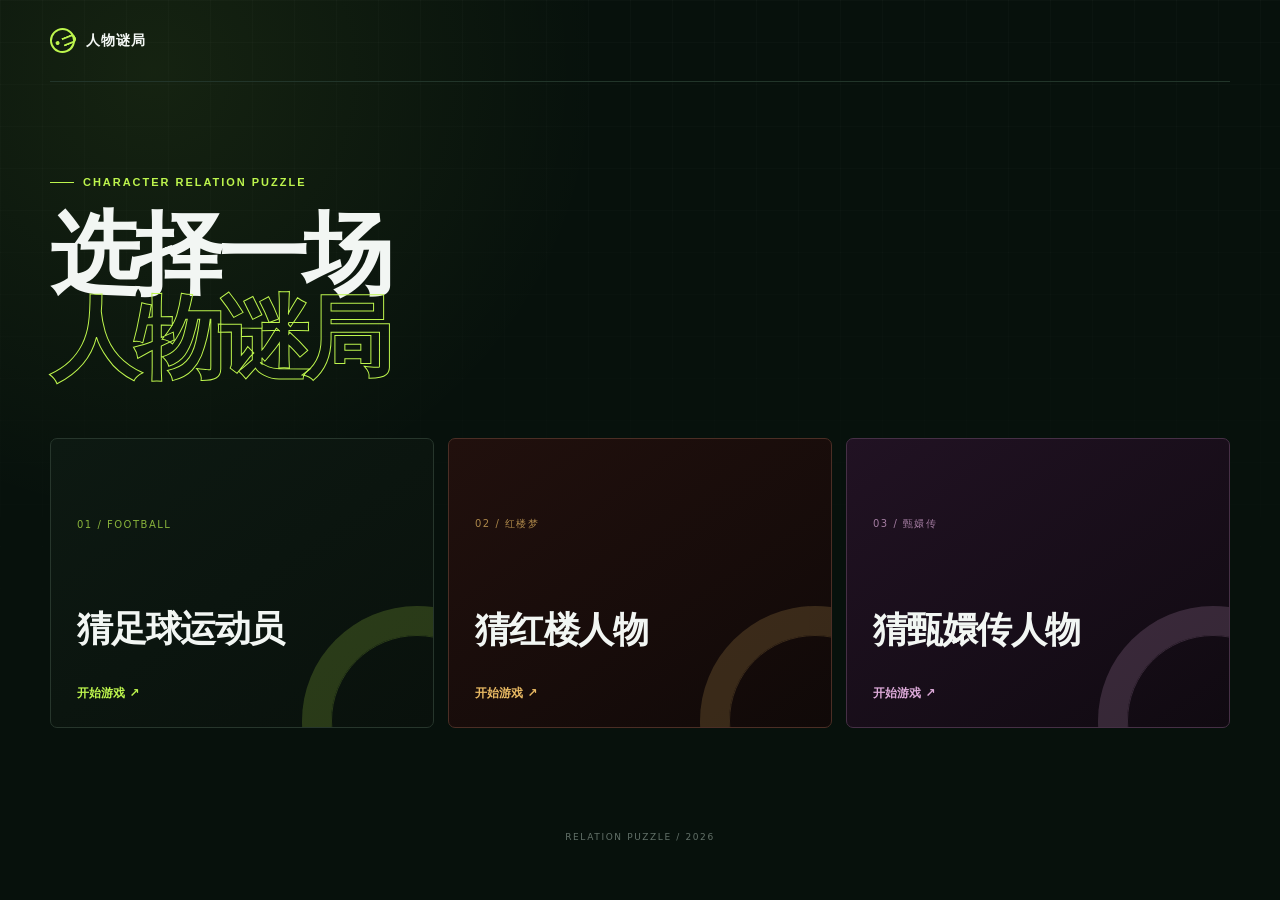
<file: play.html>
<!doctype html>
<html lang="zh-CN">
  <head>
    <meta charset="UTF-8" />
    <meta http-equiv="Cache-Control" content="no-cache, no-store, must-revalidate" />
    <meta http-equiv="Pragma" content="no-cache" />
    <meta http-equiv="Expires" content="0" />
    <meta name="viewport" content="width=device-width, initial-scale=1.0" />
    <meta name="theme-color" content="#07110c" />
    <meta name="description" content="足球、红楼梦与甄嬛传人物相似度猜谜。" />
    <meta property="og:title" content="人物谜局｜猜人物" />
    <meta property="og:description" content="选择一个世界，只看相似度，沿着人物关系找到答案。" />
    <meta property="og:type" content="website" />
    <meta property="og:image" content="https://yyyharmes.github.io/yyy/og-preview.png?v=17" />
    <meta name="twitter:card" content="summary_large_image" />
    <title>人物谜局｜猜人物</title>
    <link rel="stylesheet" href="./styles.css?v=17" />
  </head>
  <body data-game="home">
    <div class="ambient" aria-hidden="true"></div>

    <header class="site-header">
      <button class="back-button" id="backBtn" type="button" hidden aria-label="返回主页">←</button>
      <a class="brand" id="brandBtn" href="#" aria-label="人物谜局主页">
        <span class="brand-orbit" aria-hidden="true"><i></i></span>
        <span id="brandText">人物谜局</span>
      </a>
      <nav class="header-actions" id="gameActions" aria-label="页面操作" hidden>
        <button class="quiet-button" id="howToPlayBtn" type="button">玩法</button>
        <button class="settings-button" id="settingsBtn" type="button" aria-label="设置">
          <svg viewBox="0 0 24 24" aria-hidden="true"><path d="M12 8.2a3.8 3.8 0 1 0 0 7.6 3.8 3.8 0 0 0 0-7.6Z"/><path d="m19.1 13.7 1.2 1.5-2 3.4-1.9-.3c-.5.4-1 .7-1.6.9l-.7 1.8h-4l-.7-1.8c-.6-.2-1.1-.5-1.6-.9l-1.9.3-2-3.4 1.2-1.5a7 7 0 0 1 0-1.8l-1.2-1.5 2-3.4 1.9.3c.5-.4 1-.7 1.6-.9l.7-1.8h4l.7 1.8c.6.2 1.1.5 1.6.9l1.9-.3 2 3.4-1.2 1.5a7 7 0 0 1 0 1.8Z"/></svg>
          <span id="settingsLabel">设置</span>
        </button>
      </nav>
    </header>

    <main>
      <section class="home-view" id="homeView">
        <div class="home-hero">
          <p class="eyebrow"><span></span> CHARACTER RELATION PUZZLE</p>
          <h1>选择一场<br><em>人物谜局</em></h1>
        </div>
        <div class="game-grid" aria-label="选择游戏">
          <button class="game-card football-card" type="button" data-game-select="football">
            <span class="card-index">01 / FOOTBALL</span>
            <strong>猜足球运动员</strong>
            <i>开始游戏 ↗</i>
          </button>
          <button class="game-card honglou-card" type="button" data-game-select="honglou">
            <span class="card-index">02 / 红楼梦</span>
            <strong>猜红楼人物</strong>
            <i>开始游戏 ↗</i>
          </button>
          <button class="game-card zhenhuan-card" type="button" data-game-select="zhenhuan">
            <span class="card-index">03 / 甄嬛传</span>
            <strong>猜甄嬛传人物</strong>
            <i>开始游戏 ↗</i>
          </button>
        </div>
      </section>

      <section class="game-view" id="gameView" hidden>
        <section class="hero" aria-labelledby="pageTitle">
          <p class="eyebrow"><span></span><b id="gameEyebrow">RELATION RADAR</b></p>
          <h1 id="pageTitle">猜球星</h1>
          <div class="game-stats" aria-label="本局数据">
            <div><strong class="stat-value" id="attemptCount">0</strong><span class="stat-label" id="attemptLabel">已猜次数</span></div>
            <span class="stat-divider"></span>
            <div><strong class="stat-value" id="bestScore">—</strong><span class="stat-label" id="bestLabel">最高相似</span></div>
          </div>
        </section>

        <section class="game-panel" aria-label="猜人物游戏">
          <div class="panel-topline">
            <span><i class="live-dot"></i><span id="roundStatus">等待第一次猜测</span></span>
            <button class="surrender-button" id="revealBtn" type="button" disabled></button>
          </div>

          <div class="search-block">
            <label for="playerInput" id="searchLabel">输入球员中文名</label>
            <div class="search-wrap">
              <span class="search-icon" aria-hidden="true">
                <svg viewBox="0 0 24 24"><circle cx="10.8" cy="10.8" r="6.5"/><path d="m16 16 4.2 4.2"/></svg>
              </span>
              <input id="playerInput" type="search" autocomplete="off" />
              <button id="guessBtn" type="button"><span id="guessLabel">猜测</span><b>↗</b></button>
            </div>
          </div>

          <div class="result-area">
            <article class="reveal-card" id="victoryCard" hidden></article>
            <div class="empty-state" id="emptyState">
              <div class="signal" aria-hidden="true"><span></span><i></i><b></b></div>
              <h2 id="emptyTitle">从一个熟悉的名字开始</h2>
            </div>
            <div class="guess-list" id="guessList" aria-live="polite"></div>
          </div>
        </section>
      </section>
    </main>

    <footer><span>RELATION PUZZLE / 2026</span></footer>

    <dialog id="howToDialog">
      <button class="dialog-close" id="closeHowToBtn" type="button" aria-label="关闭">×</button>
      <span class="dialog-kicker">HOW TO PLAY</span>
      <h2 id="howTitle"></h2>
      <p id="howCopy"></p>
      <div class="rule-list" id="ruleList"></div>
      <button class="dialog-primary" id="startBtn" type="button">开始挑战</button>
    </dialog>

    <dialog id="settingsDialog" class="settings-dialog">
      <button class="dialog-close" id="closeSettingsBtn" type="button" aria-label="关闭">×</button>
      <span class="dialog-kicker">SETTINGS</span>
      <h2 id="settingsTitle">语言设置</h2>
      <p id="settingsCopy">语言只影响足球游戏，切换后输入规则、提示与人物介绍会同步更新。</p>
      <div class="language-options" role="group" aria-label="语言">
        <button type="button" data-lang="zh">简体中文</button>
        <button type="button" data-lang="en">English</button>
      </div>
    </dialog>

    <div class="toast" id="toast" role="status" aria-live="polite"></div>
    <script src="./players-data.js?v=17"></script>
    <script src="./story-data.js?v=17"></script>
    <script src="./app.js?v=17" defer></script>
  </body>
</html>
</file>
<file: styles.css>
:root {
  color-scheme: dark;
  --bg: #07110c;
  --surface: #0c1710;
  --surface-2: #101e15;
  --line: #22352a;
  --muted: #8fa097;
  --text: #f2f6f3;
  --accent: #bdf54d;
  --accent-rgb: 189, 245, 77;
  --danger: #ff8b78;
  --radius: 7px;
  font-family: Inter, "PingFang SC", "Microsoft YaHei", system-ui, sans-serif;
}

* { box-sizing: border-box; }
html { min-height: 100%; background: var(--bg); }
body {
  min-width: 320px;
  min-height: 100vh;
  margin: 0;
  color: var(--text);
  background:
    radial-gradient(circle at 12% 8%, rgba(var(--accent-rgb), .08), transparent 28rem),
    linear-gradient(180deg, #07110c, var(--bg));
  transition: background .35s ease;
}
body[data-game="honglou"] { --bg: #130a09; --surface: #1b0e0c; --surface-2: #241411; --line: #563329; --muted: #b7a69d; --accent: #e8b963; --accent-rgb: 232, 185, 99; }
body[data-game="zhenhuan"] { --bg: #110b12; --surface: #190f1a; --surface-2: #241527; --line: #4c304d; --muted: #b1a2b2; --accent: #dca9d8; --accent-rgb: 220, 169, 216; }

button, input { font: inherit; }
button { color: inherit; }
button:focus-visible, input:focus-visible, a:focus-visible { outline: 2px solid var(--accent); outline-offset: 3px; }
[hidden] { display: none !important; }
.ambient { position: fixed; inset: 0; pointer-events: none; background-image: linear-gradient(rgba(255,255,255,.018) 1px, transparent 1px), linear-gradient(90deg, rgba(255,255,255,.018) 1px, transparent 1px); background-size: 42px 42px; mask-image: linear-gradient(to bottom, #000, transparent 82%); }

.site-header {
  position: relative;
  z-index: 5;
  display: flex;
  align-items: center;
  width: min(1180px, calc(100% - 44px));
  height: 82px;
  margin: 0 auto;
  border-bottom: 1px solid var(--line);
}
.brand { display: inline-flex; align-items: center; gap: 11px; color: var(--text); text-decoration: none; font-size: 14px; font-weight: 760; letter-spacing: .08em; }
.brand-orbit { position: relative; width: 25px; height: 25px; border: 2px solid var(--accent); border-radius: 50%; transform: rotate(-22deg); }
.brand-orbit::after { content: ""; position: absolute; width: 12px; height: 5px; left: 10px; top: 8px; border: 2px solid var(--accent); border-left: 0; border-radius: 0 8px 8px 0; }
.brand-orbit i { position: absolute; width: 4px; height: 4px; left: 3px; top: 9px; border-radius: 50%; background: var(--accent); }
.back-button { width: 38px; height: 38px; margin-right: 8px; border: 1px solid var(--line); border-radius: 50%; color: var(--muted); background: transparent; cursor: pointer; }
.header-actions { display: flex; align-items: center; gap: 10px; margin-left: auto; }
.quiet-button, .settings-button { height: 38px; padding: 0 13px; border: 1px solid transparent; border-radius: 5px; color: var(--muted); background: transparent; cursor: pointer; }
.quiet-button:hover, .settings-button:hover { color: var(--text); border-color: var(--line); }
.settings-button { display: inline-flex; align-items: center; gap: 7px; }
.settings-button svg { width: 16px; fill: none; stroke: currentColor; stroke-width: 1.5; }

main { position: relative; z-index: 1; width: min(1180px, calc(100% - 44px)); margin: 0 auto; }
.home-view { padding: 76px 0 104px; }
.home-hero { display: grid; grid-template-columns: minmax(0, 1fr) minmax(280px, 420px); align-items: end; gap: 54px; margin-bottom: 58px; }
.eyebrow { display: flex; align-items: center; gap: 9px; margin: 0 0 17px; color: var(--accent); font: 700 11px/1 Inter, sans-serif; letter-spacing: .18em; }
.eyebrow span { display: inline-block; width: 24px; height: 1px; background: var(--accent); }
.home-hero .eyebrow { grid-column: 1 / -1; margin-bottom: -30px; }
.home-hero h1, .hero h1 { margin: 0; font-size: clamp(48px, 7vw, 94px); line-height: .94; letter-spacing: -.065em; }
.home-hero h1 { grid-column: 1 / -1; }
.home-hero h1 em { color: transparent; font-style: normal; -webkit-text-stroke: 1px var(--accent); }
.game-grid { display: grid; grid-template-columns: repeat(3, minmax(0, 1fr)); gap: 14px; }
.game-card { position: relative; min-height: 290px; padding: 26px; overflow: hidden; text-align: left; border: 1px solid #27362c; border-radius: var(--radius); background: linear-gradient(145deg, #0d1912, #09110c); cursor: pointer; transition: transform .25s ease, border-color .25s ease, background .25s ease; }
.game-card::before { content: ""; position: absolute; width: 170px; height: 170px; right: -70px; bottom: -80px; border: 1px solid currentColor; border-radius: 50%; opacity: .18; box-shadow: 0 0 0 28px transparent, 0 0 0 29px currentColor; }
.game-card:hover { transform: translateY(-5px); border-color: currentColor; }
.football-card { color: #bdf54d; }
.honglou-card { color: #e8b963; background: linear-gradient(145deg, #21100d, #100908); border-color: #4b2e25; }
.zhenhuan-card { color: #dca9d8; background: linear-gradient(145deg, #211223, #100a11); border-color: #463046; }
.card-index { display: block; font-size: 10px; letter-spacing: .15em; opacity: .7; }
.game-card strong { display: block; max-width: 270px; margin-top: 80px; color: var(--text); font-size: clamp(24px, 2.8vw, 37px); line-height: 1.08; letter-spacing: -.045em; }
.game-card i { position: absolute; bottom: 25px; left: 26px; font-style: normal; font-size: 12px; font-weight: 720; }

.game-view { padding: 54px 0 82px; }
.hero { display: flex; align-items: end; min-height: 180px; padding: 0 4px 36px; }
.hero .eyebrow { position: absolute; align-self: flex-start; }
.hero h1 { font-size: clamp(50px, 8vw, 96px); }
.game-stats { display: flex; align-items: center; gap: 26px; margin: 0 0 7px auto; }
.game-stats > div { display: flex; flex-direction: column; min-width: 92px; }
.stat-value { color: var(--accent); font-size: 30px; line-height: 1; letter-spacing: -.04em; }
.stat-label { margin-top: 7px; color: var(--muted); font-size: 10px; letter-spacing: .12em; }
.stat-divider { width: 1px; height: 38px; background: var(--line); }

.game-panel { overflow: hidden; border: 1px solid var(--line); border-radius: var(--radius); background: rgba(9, 18, 12, .88); box-shadow: 0 30px 80px rgba(0,0,0,.22); }
body[data-game="honglou"] .game-panel, body[data-game="zhenhuan"] .game-panel { background: color-mix(in srgb, var(--surface) 91%, transparent); }
.panel-topline { display: flex; align-items: center; justify-content: space-between; min-height: 46px; padding: 0 20px; border-bottom: 1px solid var(--line); color: var(--muted); font-size: 10px; letter-spacing: .08em; }
.panel-topline > span { display: inline-flex; align-items: center; gap: 8px; }
.live-dot { width: 6px; height: 6px; border-radius: 50%; background: var(--accent); box-shadow: 0 0 12px rgba(var(--accent-rgb), .7); }
.surrender-button { padding: 7px 10px; border: 1px solid transparent; border-radius: 4px; color: var(--danger); background: transparent; font-size: 10px; cursor: pointer; }
.surrender-button:hover:not(:disabled) { border-color: rgba(255,130,110,.28); background: rgba(255,130,110,.06); }
.surrender-button:disabled { color: #59645e; cursor: not-allowed; }
.search-block { padding: 25px 36px 28px; border-bottom: 1px solid var(--line); }
.search-block label { display: block; margin: 0 0 11px; color: #cad3cd; font-size: 13px; font-weight: 700; }
.search-wrap { display: flex; align-items: center; min-height: 66px; border: 1px solid rgba(var(--accent-rgb), .6); border-radius: 7px; background: #071009; box-shadow: 0 0 0 6px rgba(var(--accent-rgb), .035); }
body[data-game="honglou"] .search-wrap, body[data-game="zhenhuan"] .search-wrap { background: rgba(0,0,0,.2); }
.search-icon { flex: 0 0 54px; display: grid; place-items: center; color: #829087; }
.search-icon svg { width: 23px; fill: none; stroke: currentColor; stroke-width: 1.7; }
.search-wrap input { min-width: 0; flex: 1; height: 58px; padding: 0; border: 0; outline: 0; color: var(--text); background: transparent; font-size: 20px; }
.search-wrap input::-webkit-search-cancel-button { display: none; }
.search-wrap button { display: flex; align-items: center; justify-content: center; gap: 12px; align-self: stretch; min-width: 110px; margin: 5px; border: 0; border-radius: 6px; color: #0b120d; background: var(--accent); font-size: 14px; font-weight: 820; cursor: pointer; }
.search-wrap button:disabled, .search-wrap input:disabled { opacity: .55; cursor: not-allowed; }
.search-wrap button b { font-size: 18px; }

.result-area { min-height: 280px; padding: 28px 36px 36px; }
.empty-state { display: grid; place-items: center; min-height: 205px; color: var(--muted); text-align: center; }
.empty-state h2 { margin: 19px 0 0; color: #b8c3bb; font-size: 16px; font-weight: 620; }
.signal { position: relative; width: 64px; height: 64px; border: 1px solid rgba(var(--accent-rgb), .28); border-radius: 50%; }
.signal::before, .signal::after { content: ""; position: absolute; inset: 9px; border: 1px solid rgba(var(--accent-rgb), .2); border-radius: 50%; }
.signal::after { inset: 21px; background: var(--accent); border: 0; box-shadow: 0 0 20px rgba(var(--accent-rgb), .45); }
.signal span, .signal i, .signal b { position: absolute; left: 31px; top: 0; width: 1px; height: 64px; background: rgba(var(--accent-rgb), .15); }
.signal i { transform: rotate(60deg); }.signal b { transform: rotate(120deg); }
.guess-list { display: grid; gap: 12px; }
.guess-row { overflow: hidden; border: 1px solid var(--line); border-radius: 6px; background: rgba(15,28,19,.62); }
.guess-row.latest { border-color: color-mix(in srgb, var(--score-color) 58%, var(--line)); }
.guess-row.solved { box-shadow: inset 3px 0 0 var(--accent); }
.guess-main { display: grid; grid-template-columns: minmax(0, 1fr) 168px; align-items: stretch; min-height: 72px; }
.guess-player { display: flex; align-items: center; padding: 0 24px; }
.guess-player span { overflow-wrap: anywhere; font-size: 17px; font-weight: 760; }
.guess-score { display: grid; place-items: center; border-left: 1px solid var(--line); color: var(--score-color); font-size: 21px; font-weight: 800; font-variant-numeric: tabular-nums; }
.relation-hint { margin: 0; padding: 12px 24px; border-top: 1px solid var(--line); color: #aab7af; font-size: 12px; line-height: 1.65; }
.relation-hint::before { content: "↳"; margin-right: 9px; color: var(--accent); }

.reveal-card { position: relative; margin-bottom: 28px; padding: 34px 36px; overflow: hidden; border: 1px solid rgba(var(--accent-rgb), .5); border-radius: 7px; background: linear-gradient(125deg, rgba(var(--accent-rgb), .13), rgba(var(--accent-rgb), .04)); }
.reveal-card::after { content: "FOUND"; position: absolute; right: 12px; top: 12px; color: rgba(var(--accent-rgb), .06); font-size: 80px; font-weight: 900; line-height: 1; }
.reveal-kicker { color: var(--accent); font-size: 10px; font-weight: 800; letter-spacing: .13em; }
.reveal-card h2 { position: relative; z-index: 1; margin: 13px 0 14px; font-size: clamp(34px, 5vw, 52px); letter-spacing: -.05em; }
.profile-tags { position: relative; z-index: 1; display: flex; flex-wrap: wrap; gap: 8px; }
.profile-tags span { padding: 7px 12px; border: 1px solid rgba(var(--accent-rgb), .38); border-radius: 999px; color: var(--accent); font-size: 11px; }
.profile-copy { position: relative; z-index: 1; max-width: 900px; margin: 23px 0 0; color: #b3beb6; line-height: 1.85; }
.reveal-actions { position: relative; z-index: 1; display: flex; gap: 10px; margin-top: 25px; }
.reveal-actions button, .dialog-primary { min-width: 106px; height: 46px; padding: 0 18px; border: 1px solid var(--accent); border-radius: 5px; color: #0a100b; background: var(--accent); font-weight: 780; cursor: pointer; }
.reveal-actions button + button { color: var(--accent); background: transparent; }

footer { position: relative; z-index: 1; display: flex; justify-content: center; padding: 0 0 34px; color: #64726a; font-size: 9px; letter-spacing: .18em; }
dialog { width: min(560px, calc(100% - 28px)); padding: 34px; border: 1px solid var(--line); border-radius: 8px; color: var(--text); background: #101a13; box-shadow: 0 30px 100px rgba(0,0,0,.55); }
body[data-game="honglou"] dialog, body[data-game="zhenhuan"] dialog { background: var(--surface); }
dialog::backdrop { background: rgba(0,0,0,.72); backdrop-filter: blur(5px); }
.dialog-close { position: absolute; right: 17px; top: 15px; width: 34px; height: 34px; border: 0; color: var(--muted); background: transparent; font-size: 24px; cursor: pointer; }
.dialog-kicker { color: var(--accent); font-size: 9px; font-weight: 800; letter-spacing: .16em; }
dialog h2 { margin: 12px 0 13px; font-size: 30px; letter-spacing: -.035em; }
dialog > p { color: var(--muted); line-height: 1.75; }
.rule-list { display: grid; gap: 1px; margin: 24px 0; background: var(--line); }
.rule-list > div { display: grid; grid-template-columns: 48px 1fr; gap: 12px; align-items: center; min-height: 58px; padding: 10px 15px; background: var(--surface); color: #b9c4bc; font-size: 12px; line-height: 1.55; }
.rule-list b { color: var(--accent); font-size: 10px; }
.language-options { margin-top: 22px; display: grid; grid-template-columns: 1fr 1fr; gap: 9px; }
.language-options button { height: 46px; border: 1px solid var(--line); border-radius: 4px; color: #aab7ae; background: var(--surface-2); cursor: pointer; }
.language-options button.active { border-color: var(--accent); color: var(--accent); background: rgba(var(--accent-rgb), .08); }
.toast { position: fixed; z-index: 20; left: 50%; bottom: 28px; max-width: calc(100% - 32px); padding: 12px 17px; transform: translate(-50%, 18px); border: 1px solid var(--line); border-radius: 5px; color: var(--text); background: #162119; opacity: 0; pointer-events: none; transition: .2s ease; font-size: 12px; box-shadow: 0 15px 50px rgba(0,0,0,.35); }
.toast.show { transform: translate(-50%, 0); opacity: 1; }

@media (max-width: 820px) {
  .site-header, main { width: min(100% - 28px, 700px); }
  .home-view { padding-top: 52px; }
  .home-hero { grid-template-columns: 1fr; gap: 24px; }
  .home-hero .eyebrow { grid-column: auto; margin-bottom: 0; }
  .game-grid { grid-template-columns: 1fr; }
  .game-card { min-height: 225px; }
  .game-card strong { margin-top: 48px; }
  .hero { display: block; min-height: 0; padding-top: 15px; }
  .hero .eyebrow { position: static; }
  .game-stats { margin-top: 28px; }
  .search-block, .result-area { padding-left: 18px; padding-right: 18px; }
}

@media (max-width: 540px) {
  .site-header { height: 68px; }
  .brand { font-size: 14px; }
  .quiet-button, .settings-button { padding: 0 8px; font-size: 13px; }
  .settings-button svg { display: none; }
  .home-view { padding: 42px 0 74px; }
  .home-hero h1 { font-size: 46px; }
  .game-card { min-height: 215px; padding: 22px; }
  .card-index { font-size: 12px; }
  .game-card i { left: 22px; bottom: 20px; font-size: 14px; }
  .game-view { padding-top: 34px; }
  .hero h1 { font-size: 46px; line-height: 1; }
  .game-stats { gap: 14px; }
  .stat-value { font-size: 25px; }
  .stat-label { font-size: 12px; }
  .panel-topline, .surrender-button { font-size: 12px; }
  .search-block { padding-top: 20px; }
  .search-block label { font-size: 15px; }
  .search-wrap { min-height: 58px; }
  .search-icon { flex-basis: 43px; }
  .search-wrap input { height: 52px; font-size: 17px; }
  .search-wrap button { min-width: 82px; margin: 4px; font-size: 15px; }
  .guess-main { grid-template-columns: minmax(0, 1fr) 115px; min-height: 62px; }
  .guess-player { padding: 0 15px; }
  .guess-player span { font-size: 16px; }
  .guess-score { font-size: 17px; }
  .relation-hint { padding: 11px 15px; font-size: 14px; }
  .reveal-card { padding: 27px 22px; }
  .reveal-card::after { font-size: 52px; }
  .reveal-kicker { font-size: 12px; }
  .profile-tags span { font-size: 13px; }
  .profile-copy { font-size: 16px; line-height: 1.8; }
  .reveal-actions button { font-size: 14px; }
  footer { font-size: 11px; }
  dialog { padding: 28px 22px; }
  .dialog-kicker { font-size: 11px; }
  dialog > p { font-size: 15px; }
  .rule-list > div { font-size: 14px; }
  .rule-list b { font-size: 12px; }
  .language-options button, .toast { font-size: 14px; }
}
</file>
